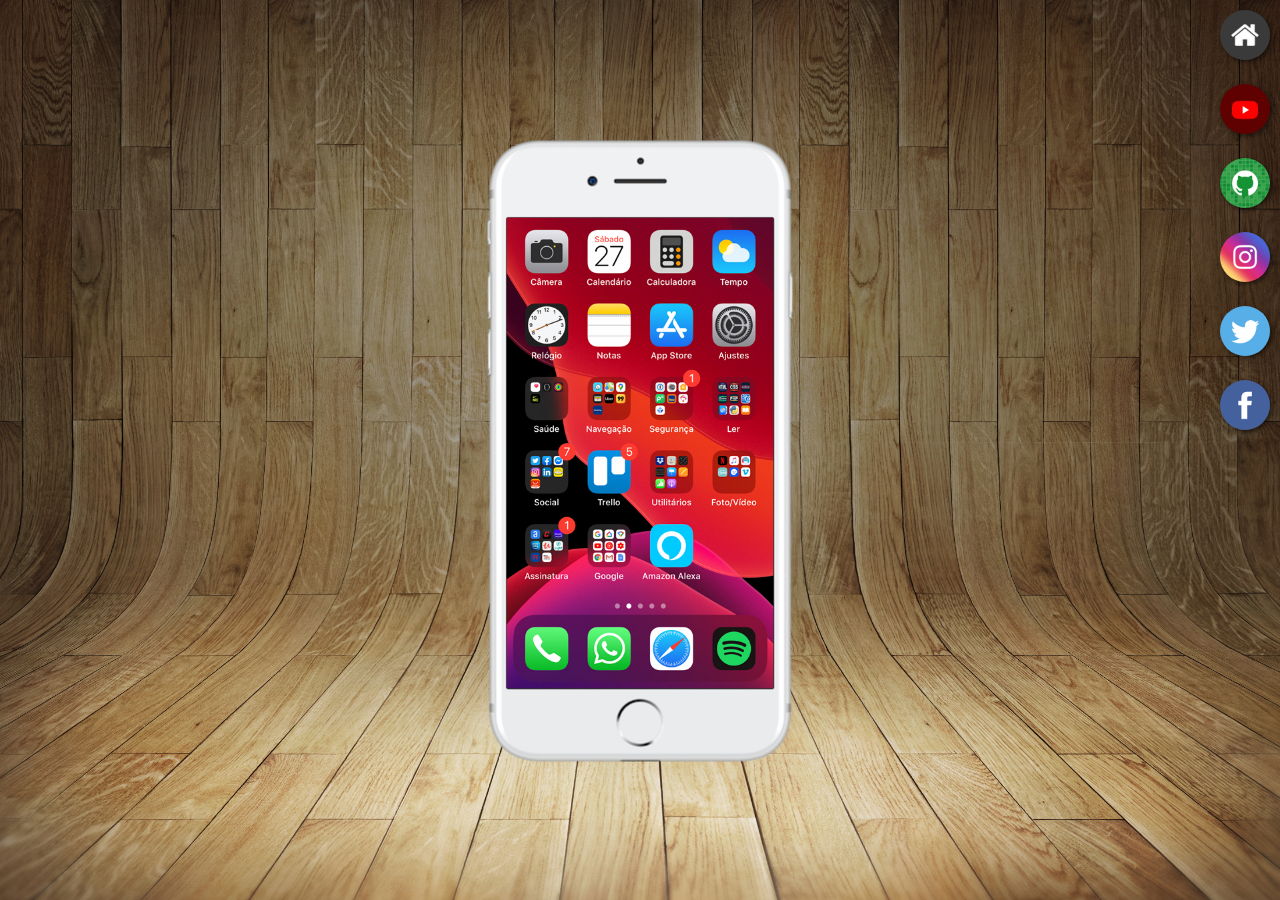
<file: index.html>
<!DOCTYPE html>
<html lang="pt-br">
<head>
    <meta charset="UTF-8">
    <meta http-equiv="X-UA-Compatible" content="IE=edge">
    <meta name="viewport" content="width=device-width, initial-scale=1.0">
    <link rel="shortcut icon" href="favicon.ico" type="image/x-icon">
    <link rel="stylesheet" href="stilos/style.css">
    <title>Projeto Redes Sociais</title>
</head>
<body>
    <main>
        <section id="telefone">
            <iframe src="home.html" name="tela" id="tela" frameborder="0">
                Seu navegador não é compatível com isso!
            </iframe>
        </section>
        <section id="redes-sociais">
            <a href="home.html" target="tela"><img src="imagens/logo-home.jpg" alt="Home"></a><br>
            <a href="youtube.html" target="tela"><img src="imagens/logo-youtube.jpg" alt="Youtube"></a><br>
            <a href="github.html" target="tela"><img src="imagens/logo-github.jpg" alt="GitHub"></a><br>
            <a href="instagram.html" target="tela"><img src="imagens/logo-instagram.jpg" alt="Instagram"></a><br>
            <a href="twitter.html" target="tela"><img src="imagens/logo-twitter.jpg" alt="Twitter"></a><br>
            <a href="facebook.html" target="tela"><img src="imagens/logo-facebook.jpg" alt=""></a>
        </section>
    </main>
</body>
</html>
</file>
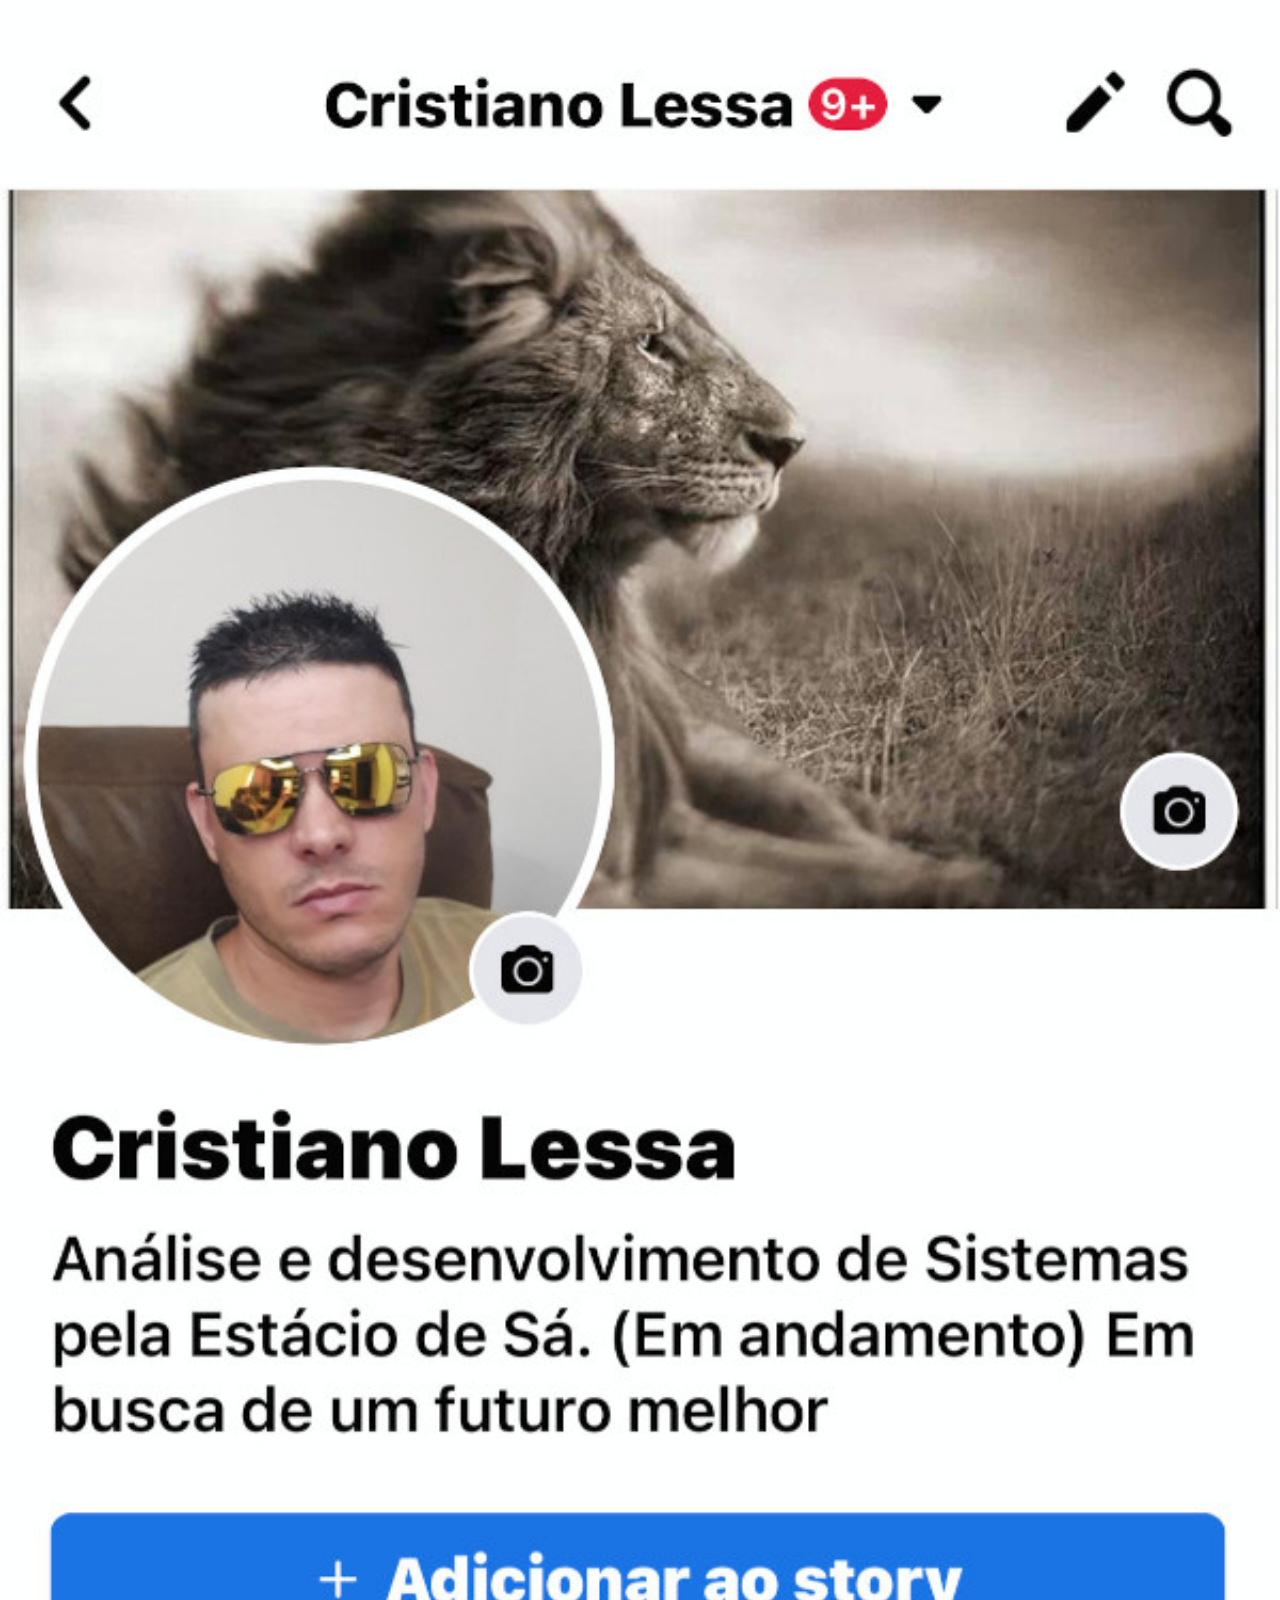
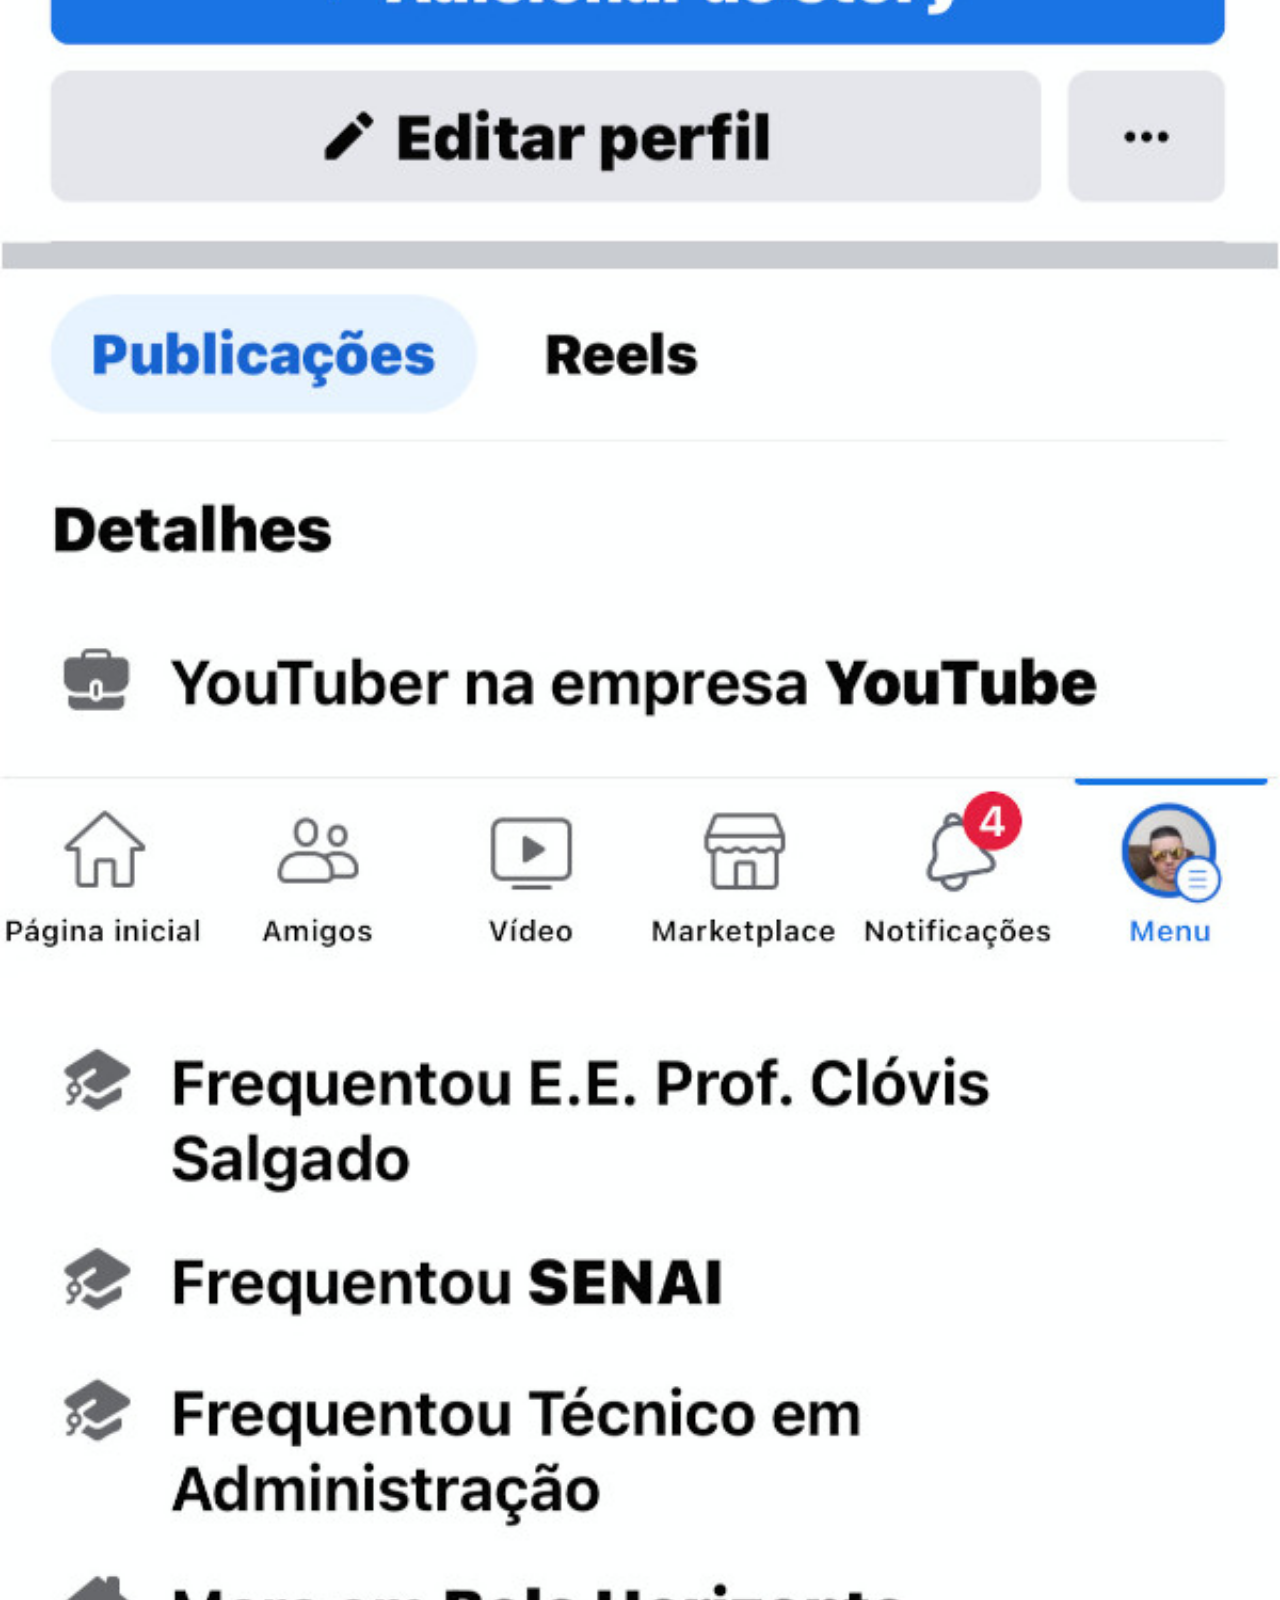
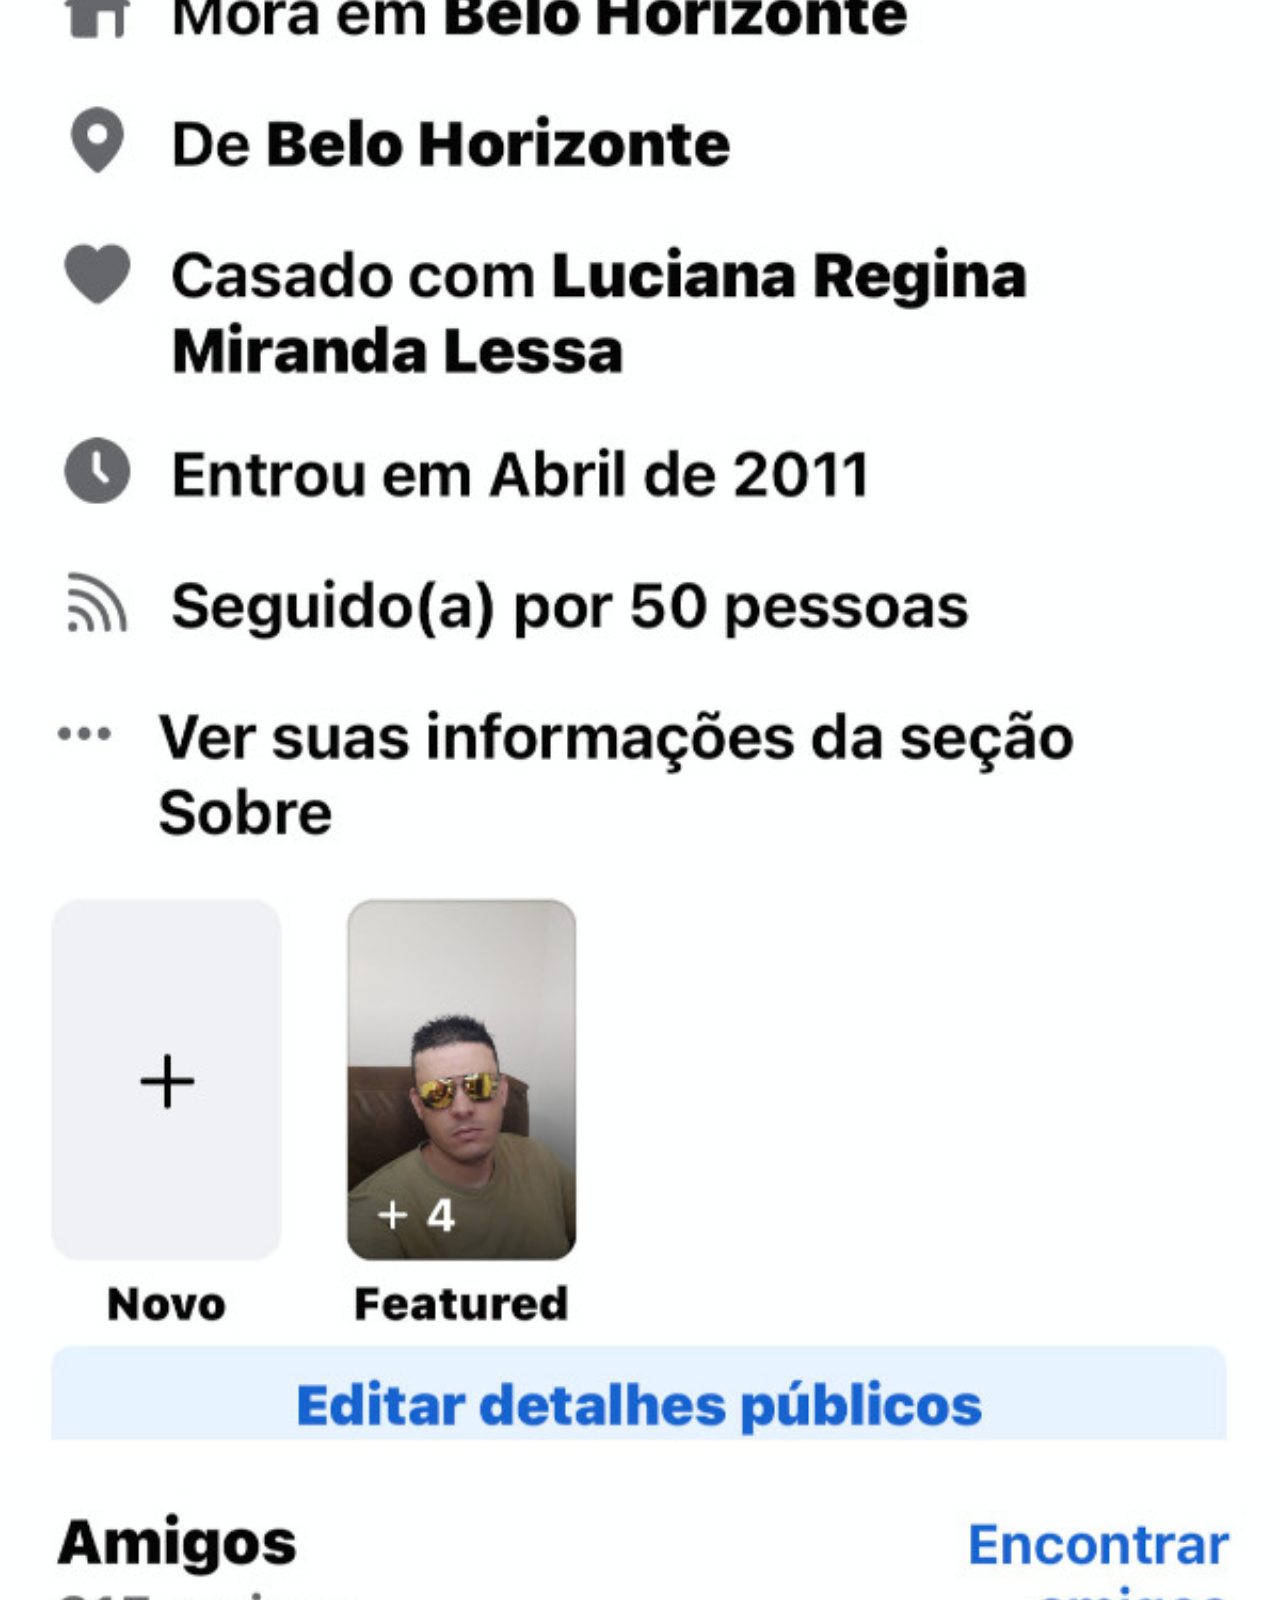
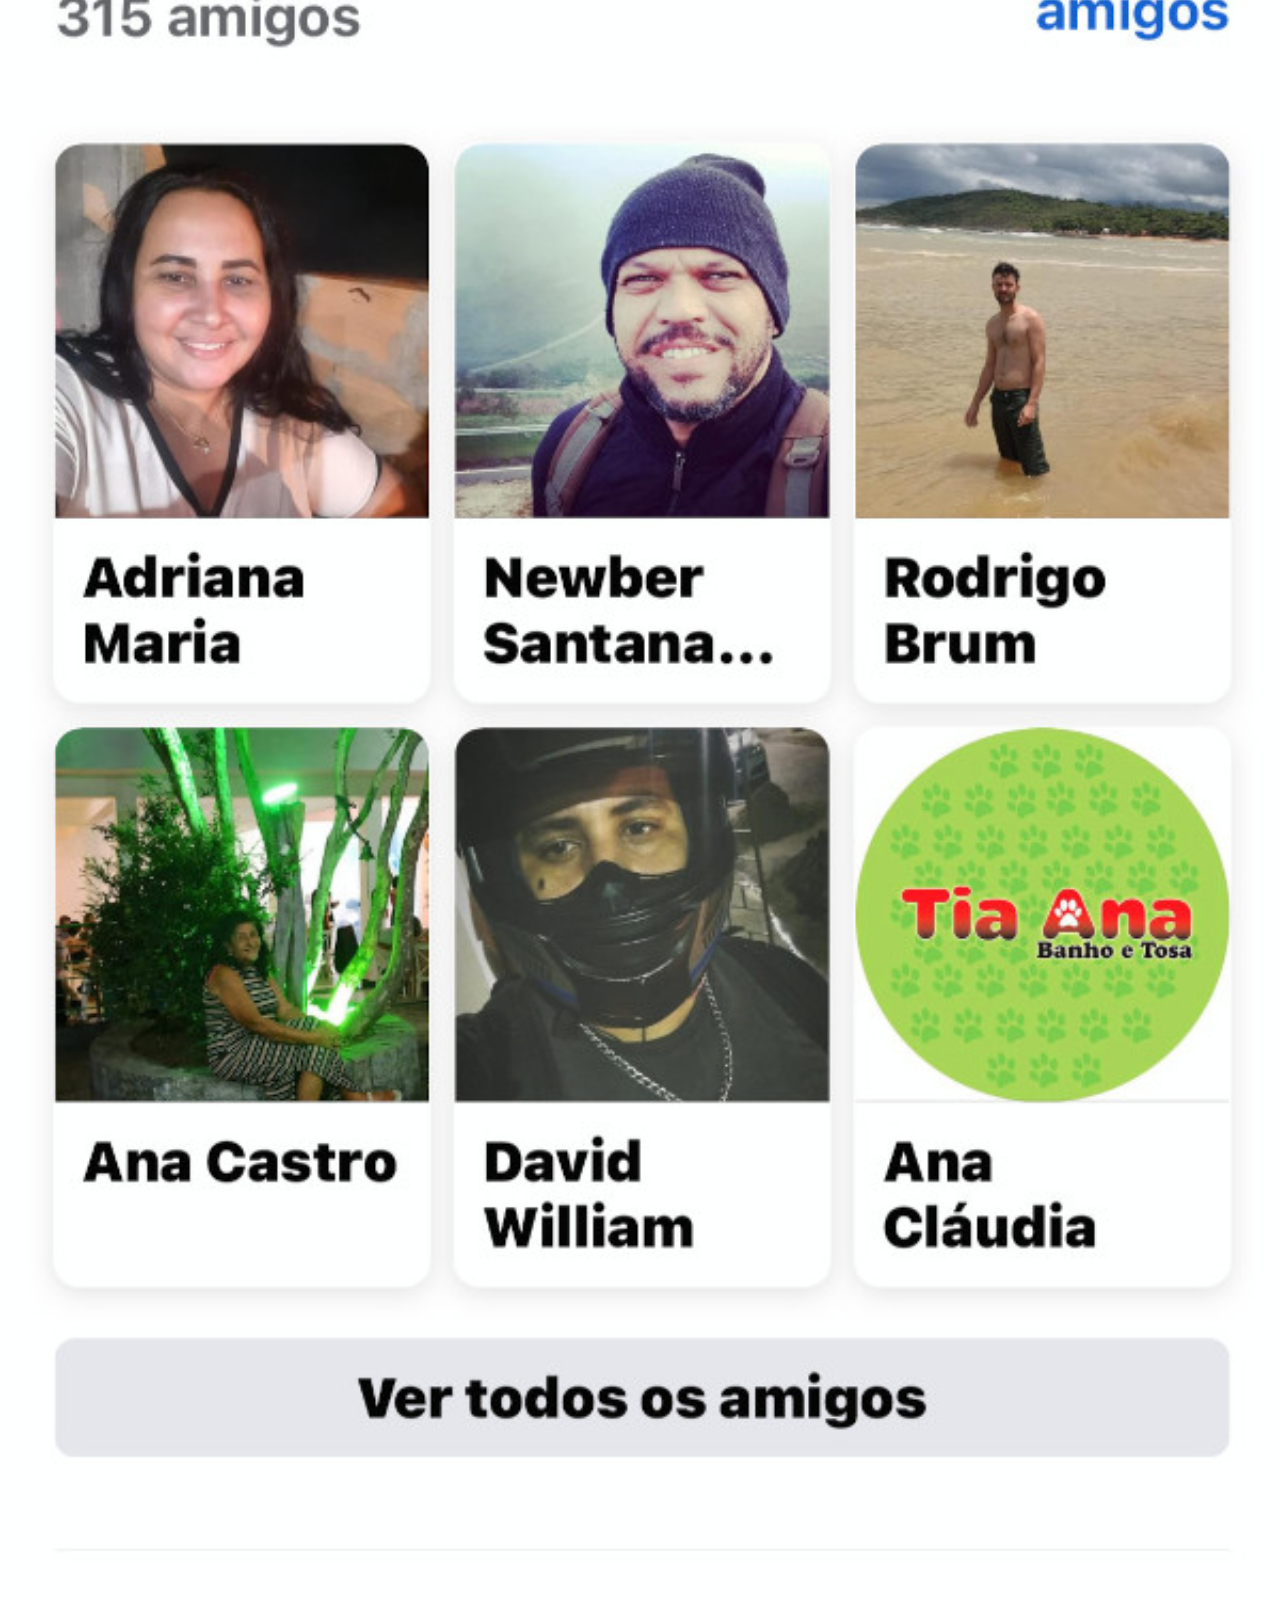
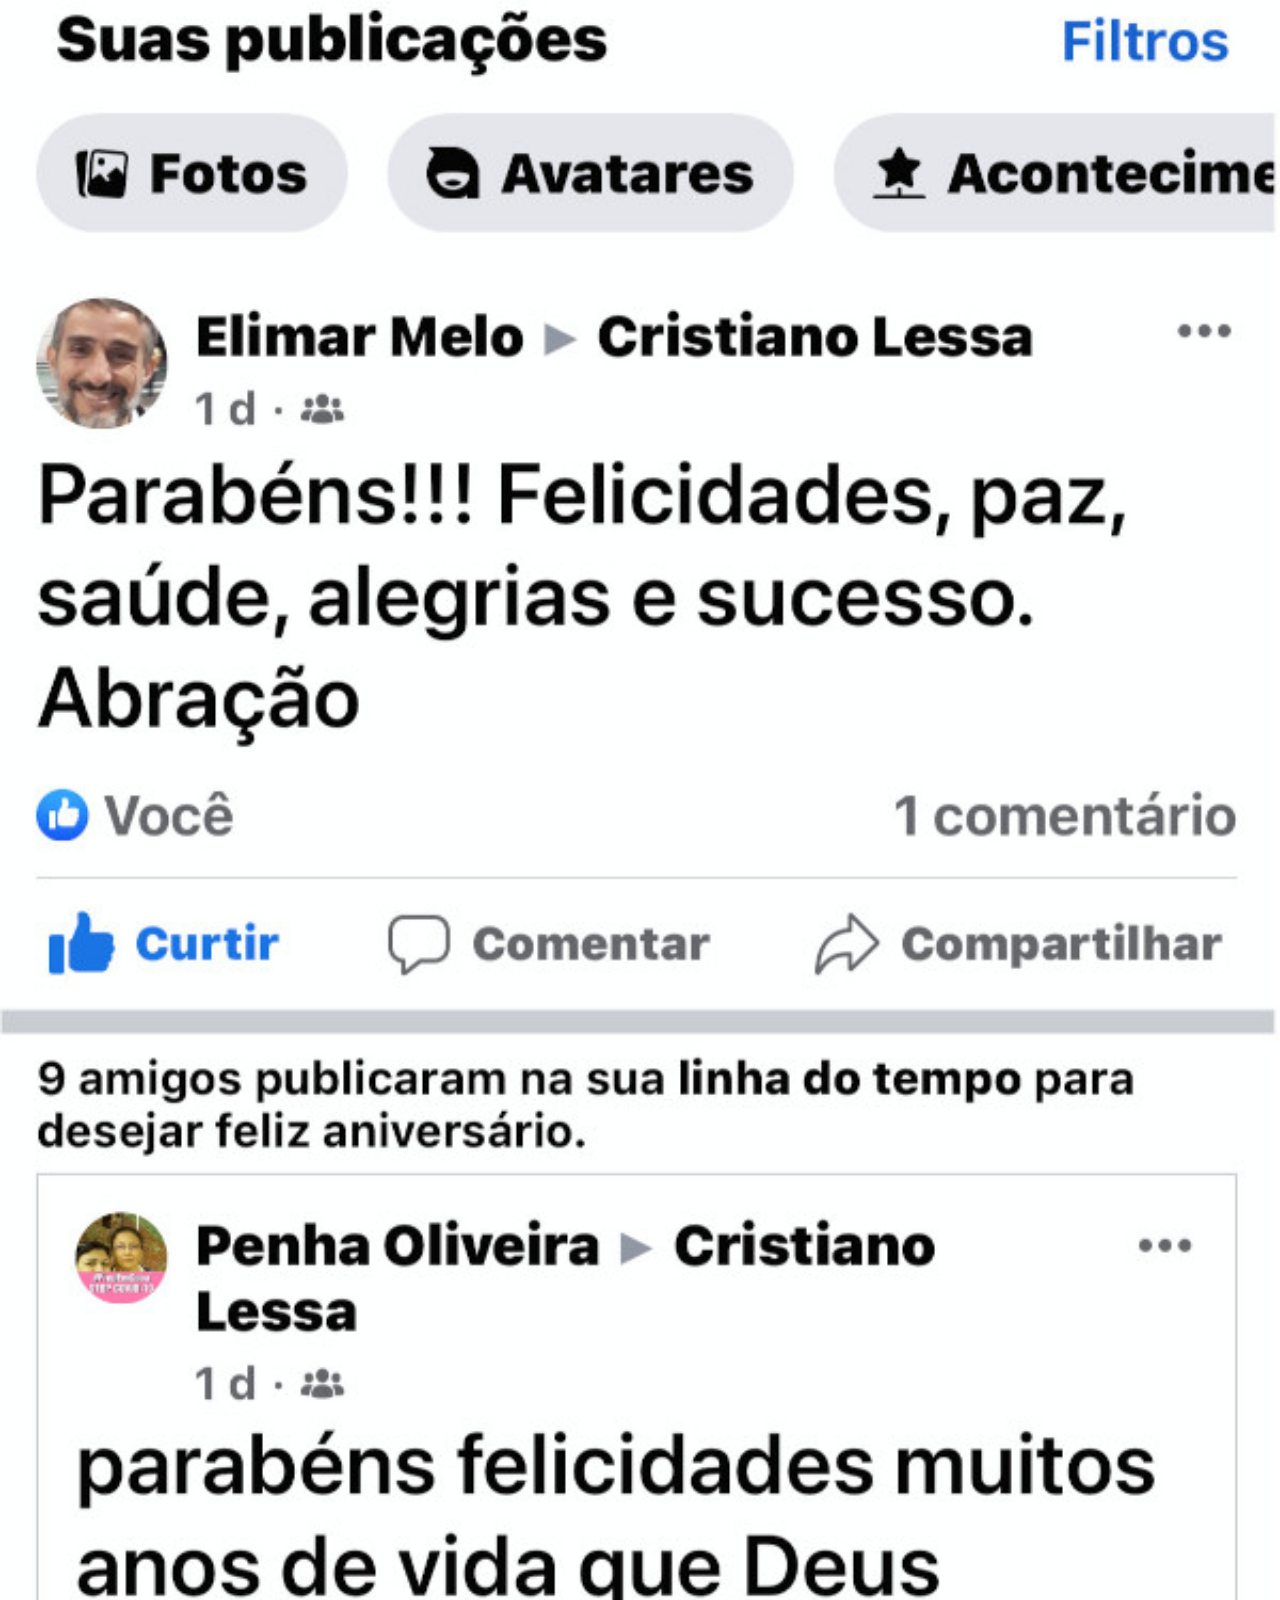
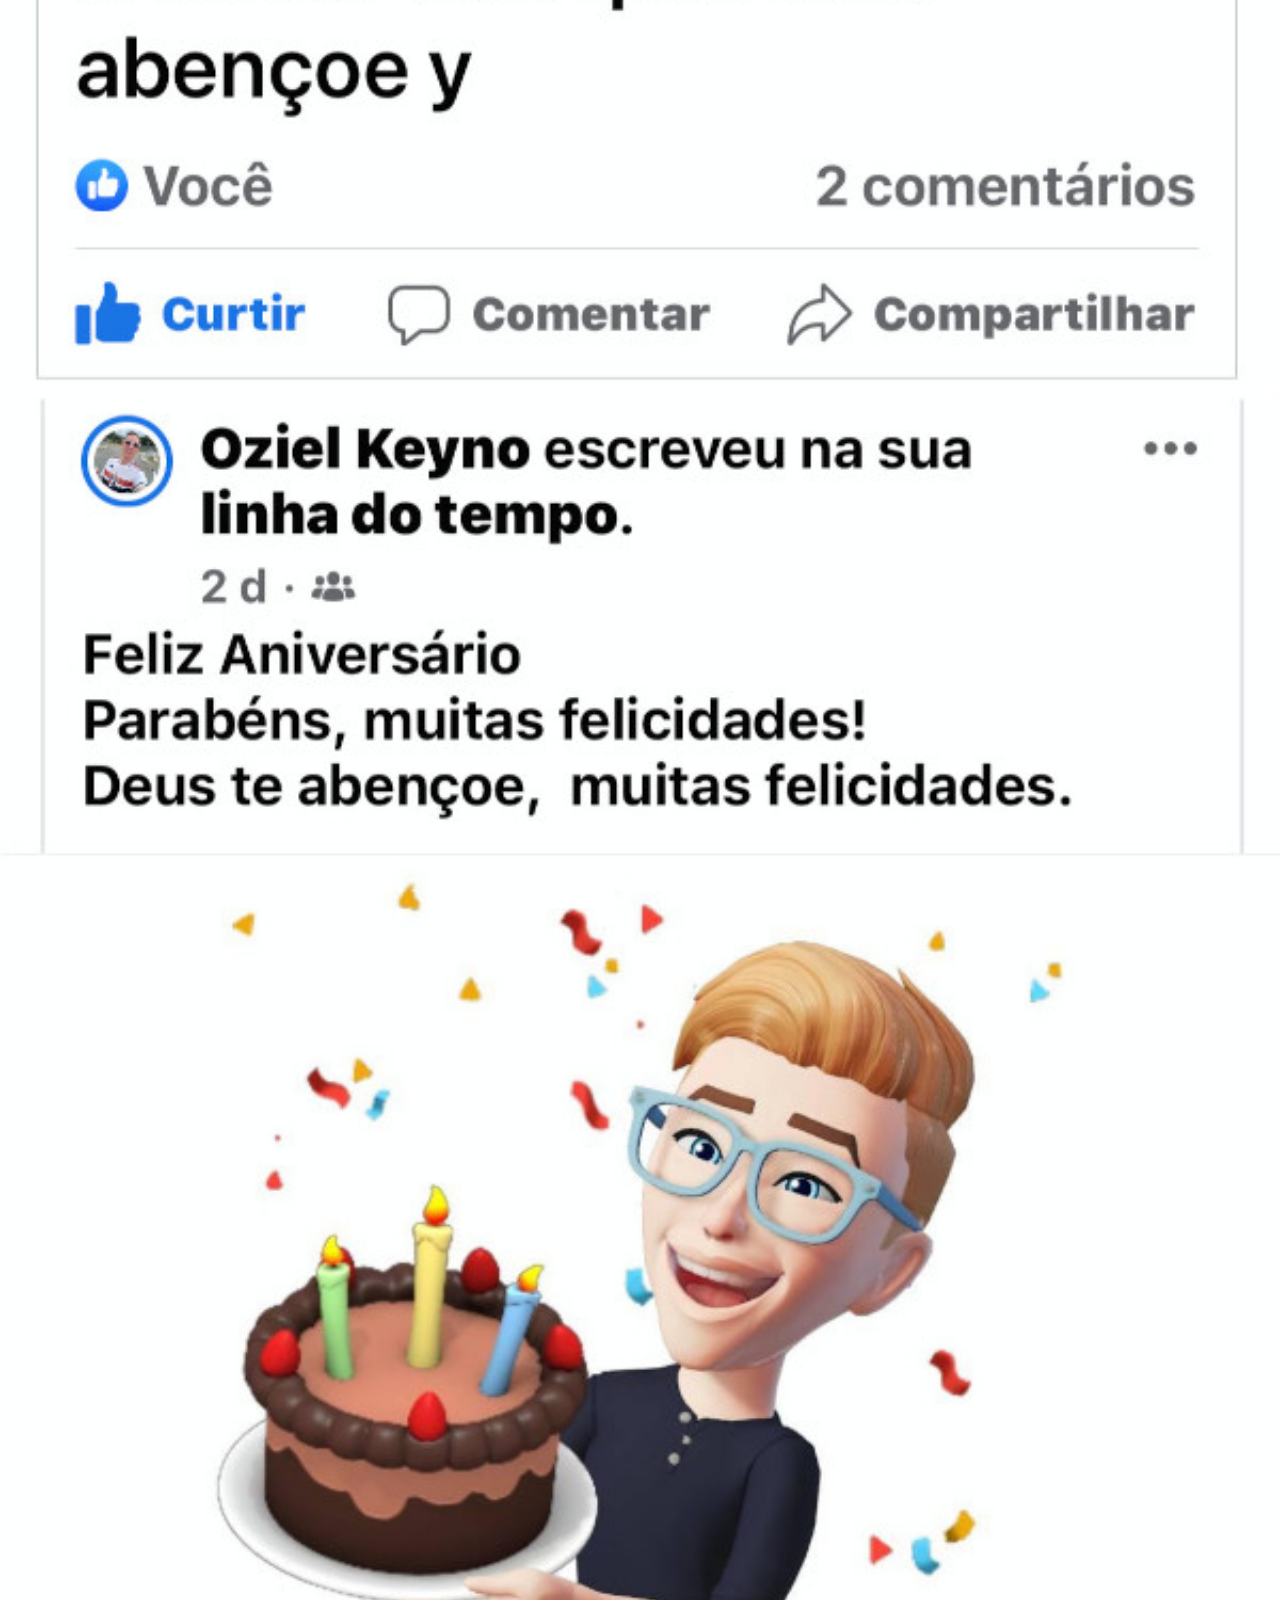
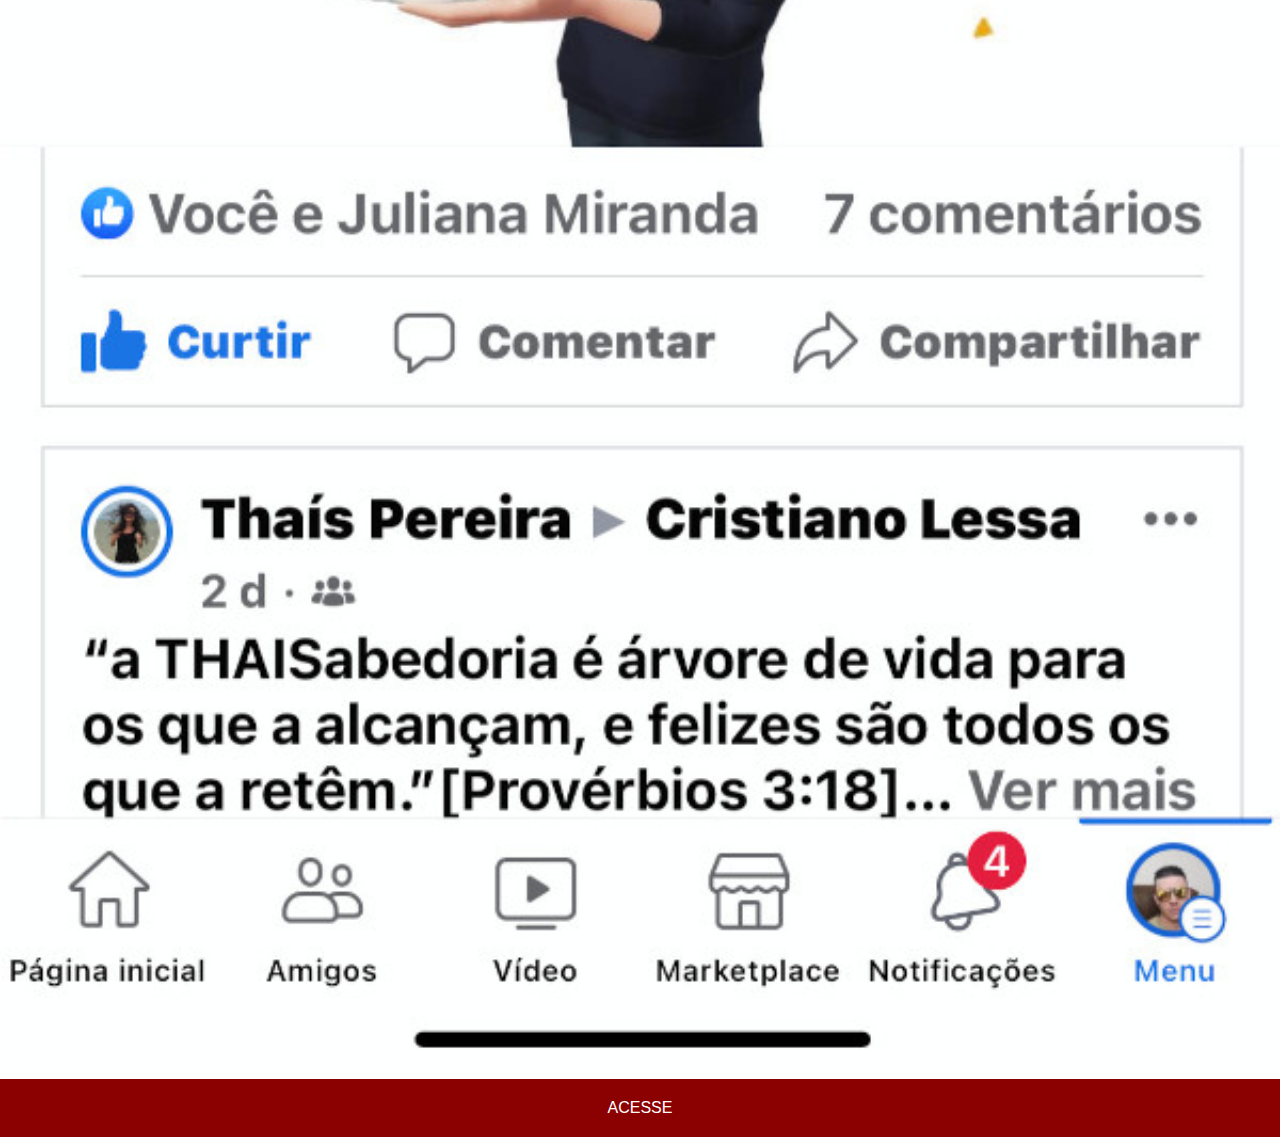
<file: facebook.html>
<!DOCTYPE html>
<html lang="pt-br">
<head>
    <meta charset="UTF-8">
    <meta http-equiv="X-UA-Compatible" content="IE=edge">
    <meta name="viewport" content="width=device-width, initial-scale=1.0">
    <title>Facebook</title>
    <link rel="stylesheet" href="stilos/social.css">
</head>
<body>
    <img src="imagens/tela-facebook.jpg" alt="Facebook">
    <a href="https://www.facebook.com/cristiano.lessa.3" target="_blank">ACESSE</a>
</body>
</html>
</file>
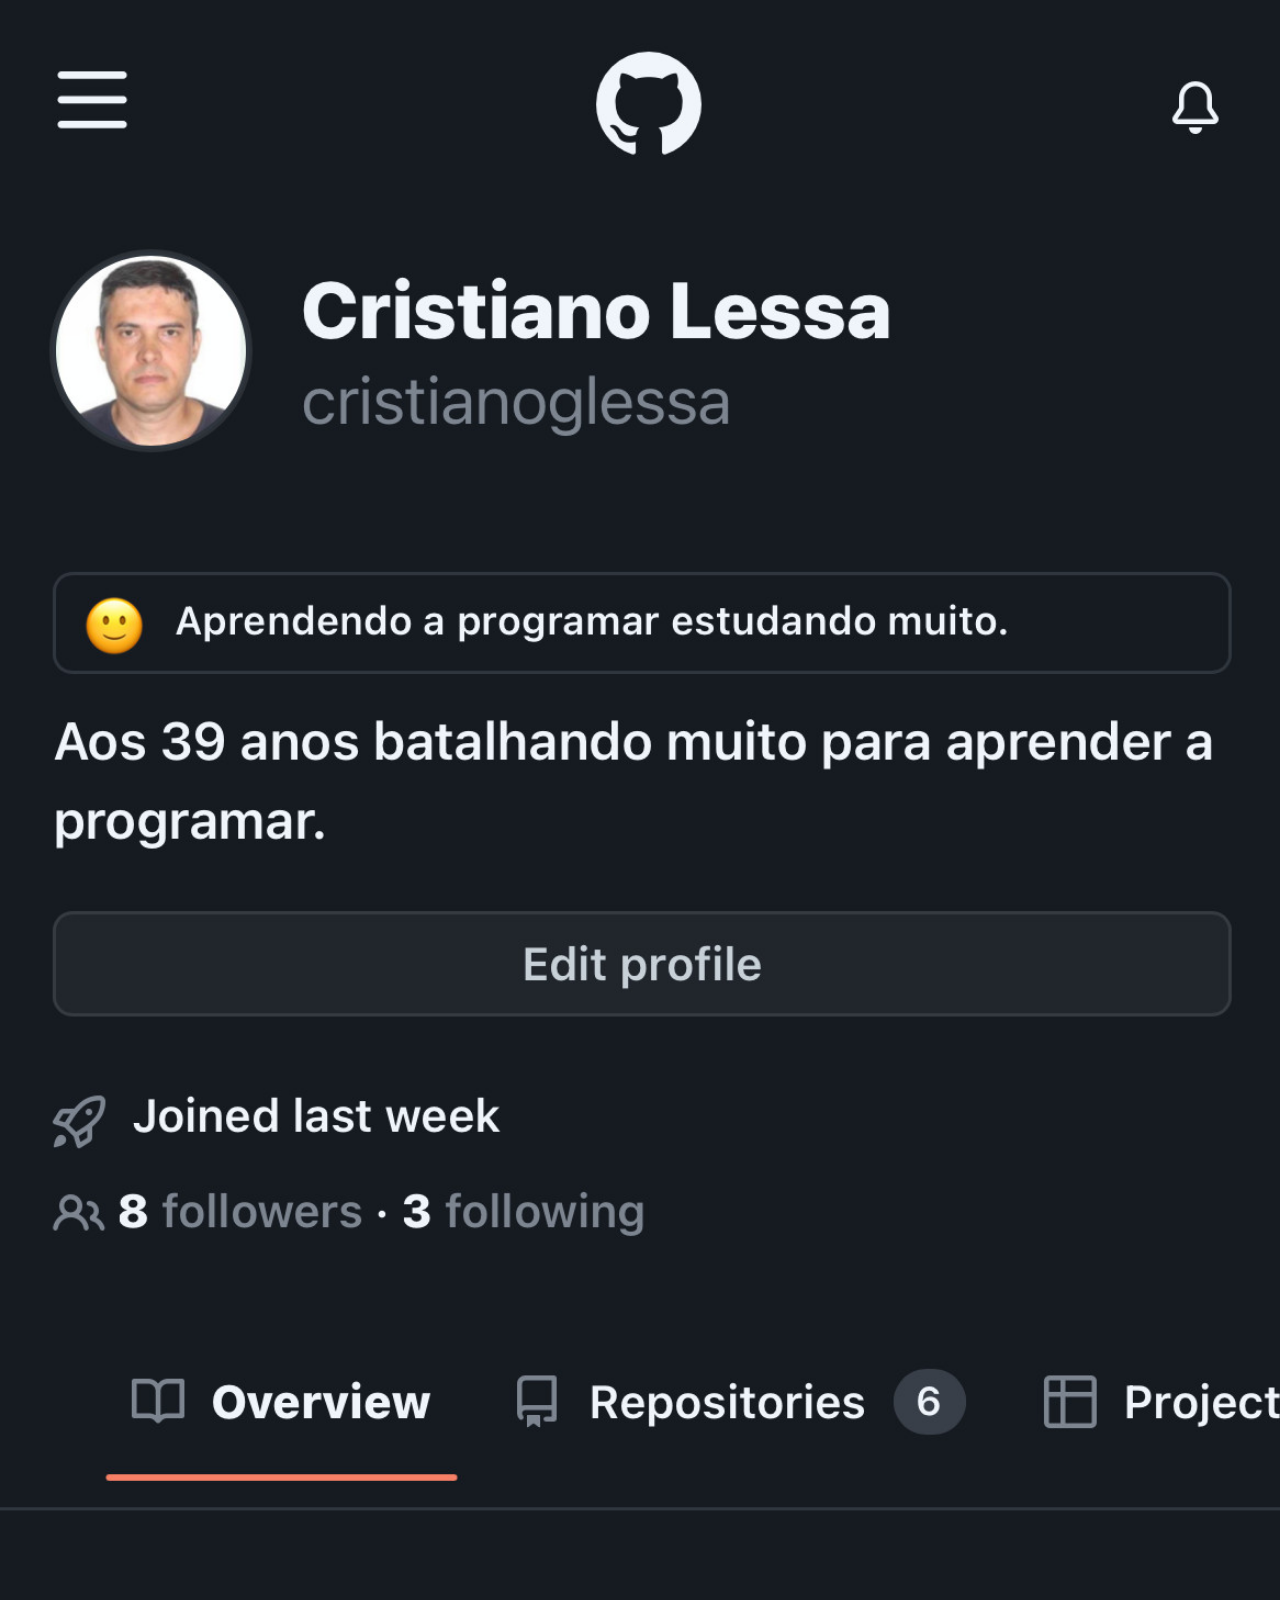
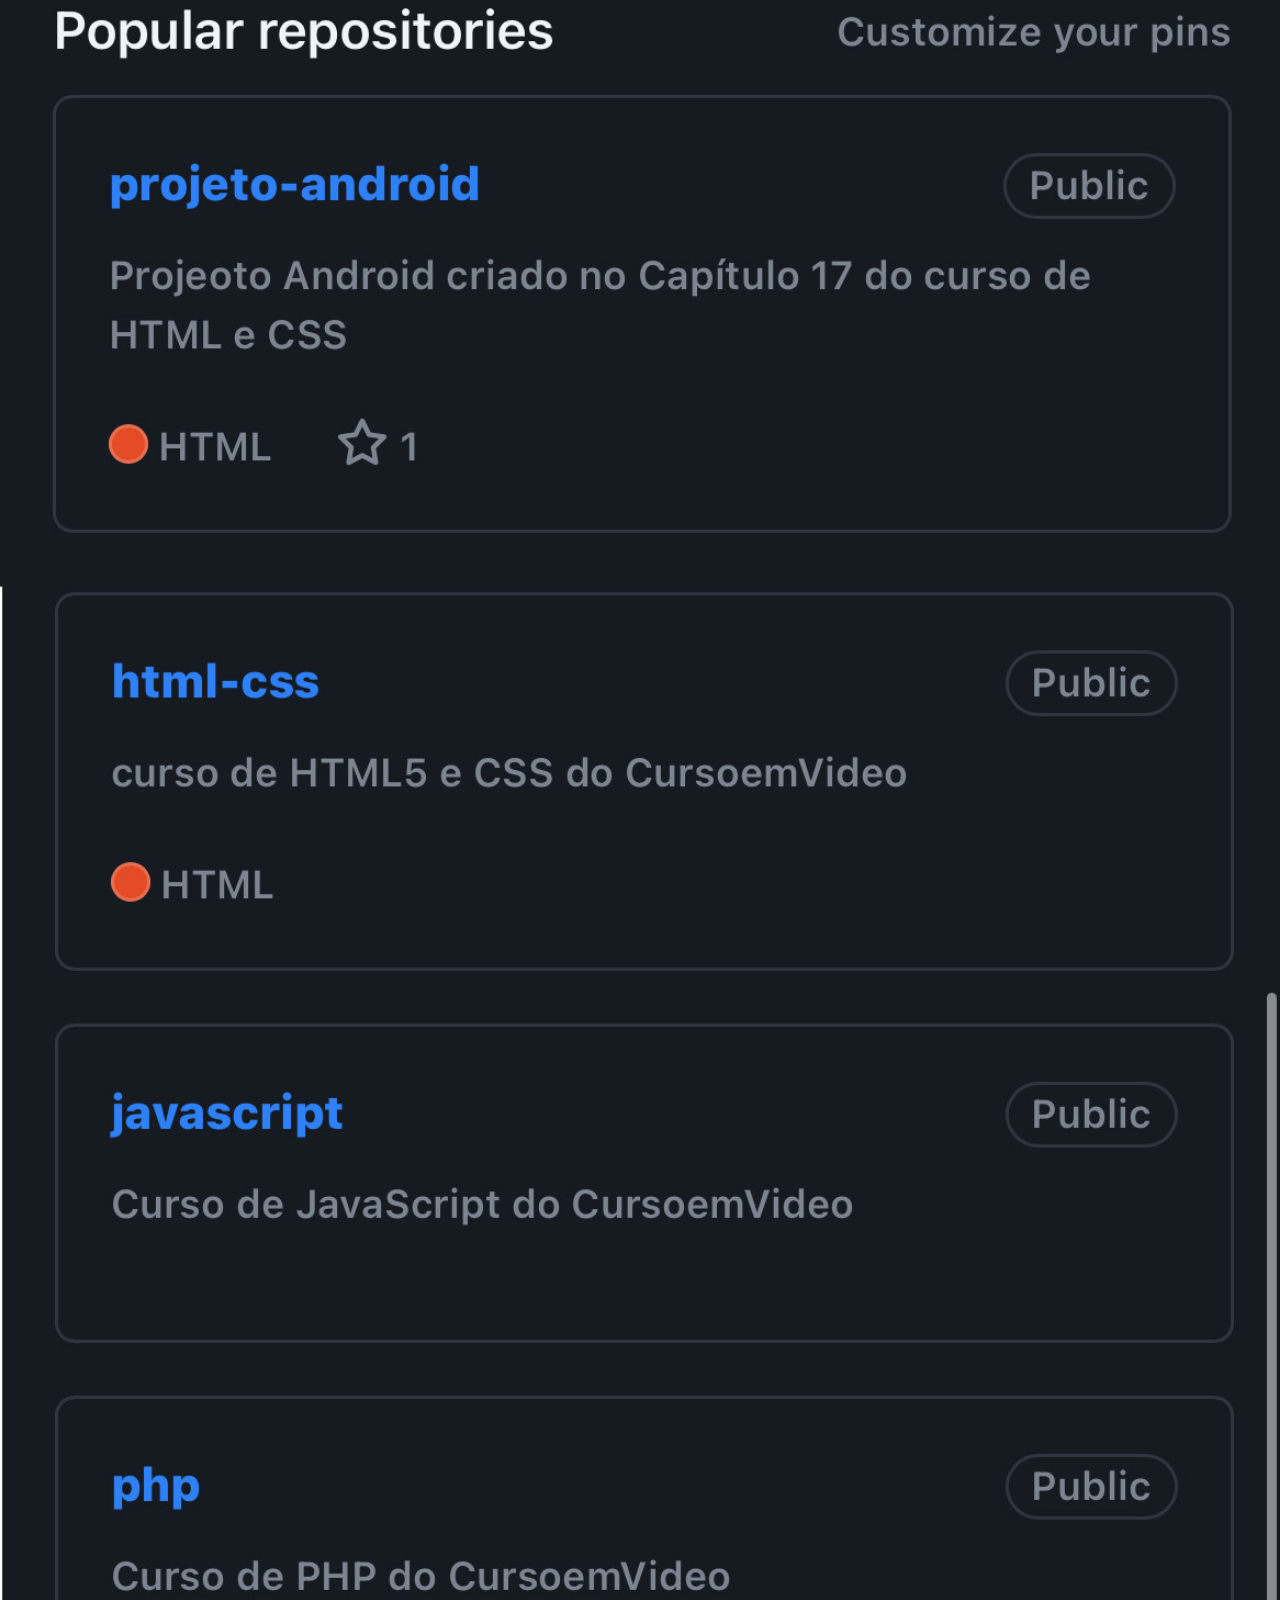
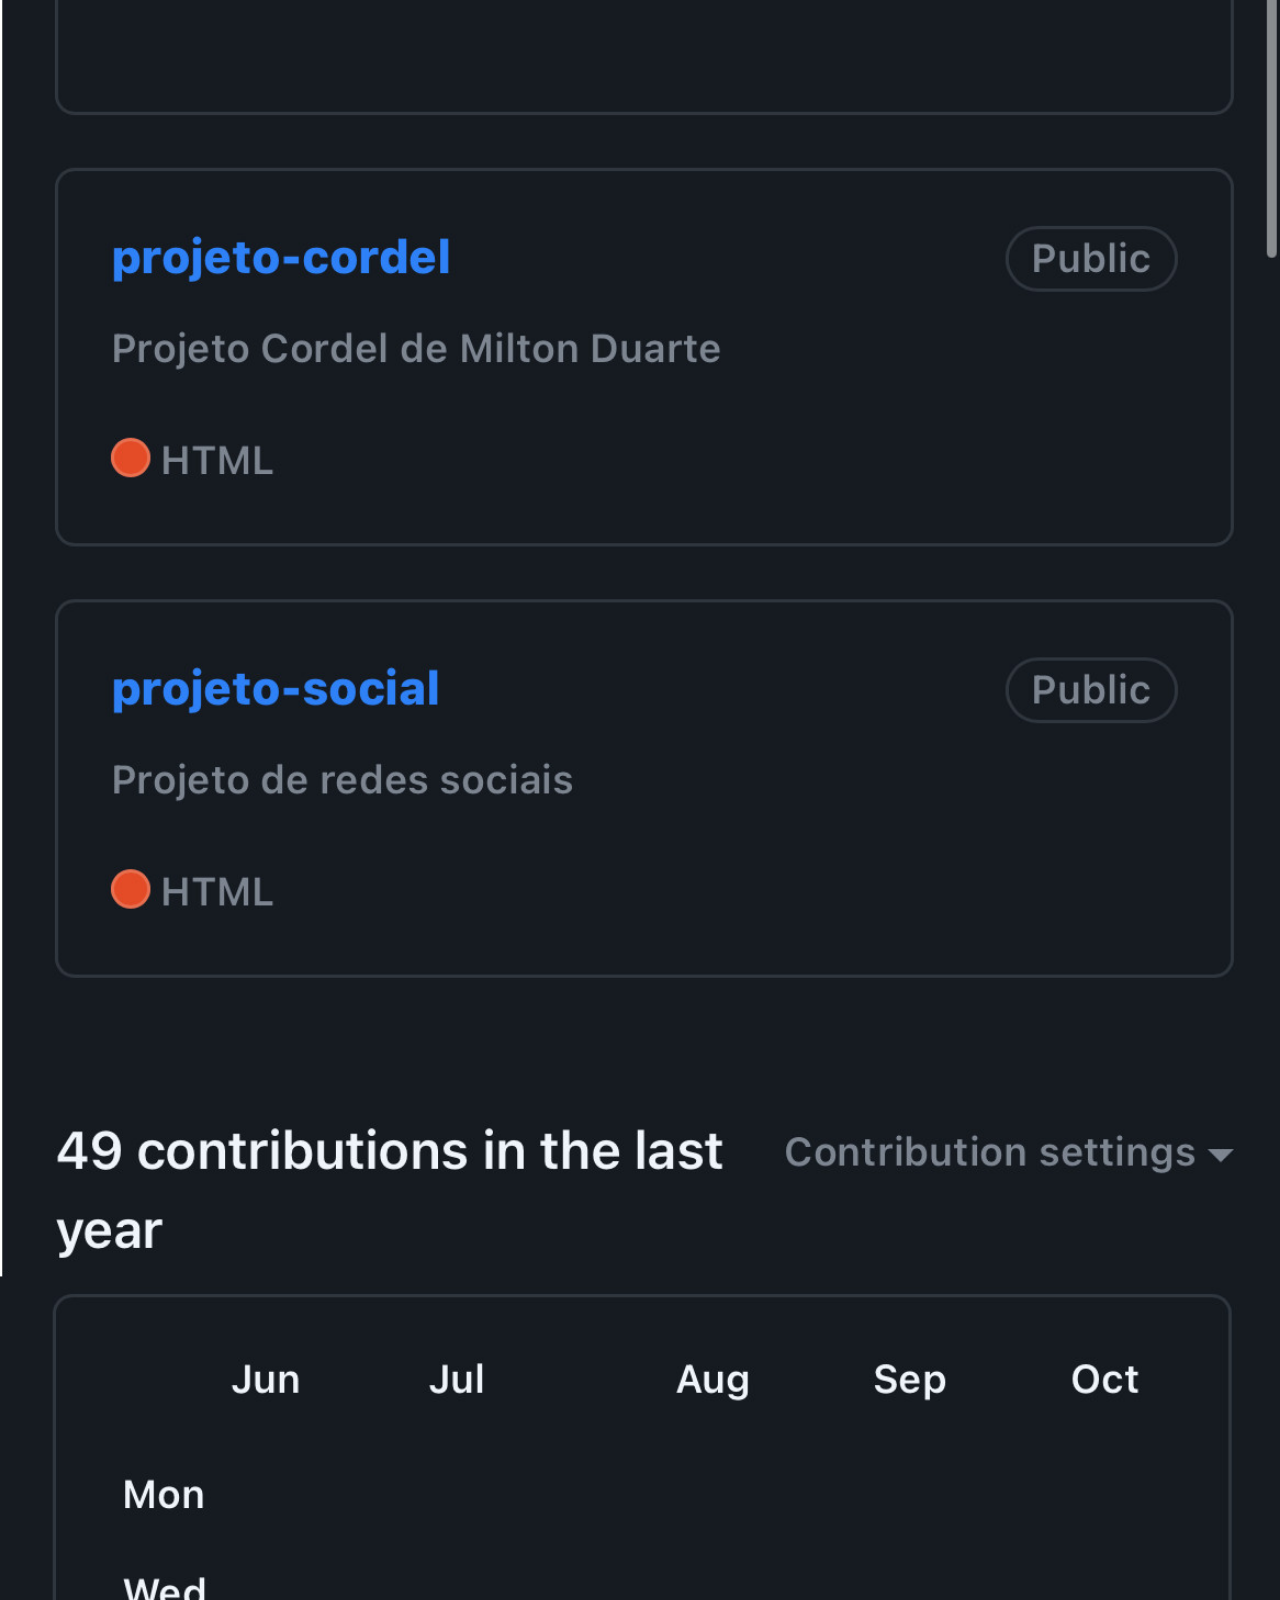
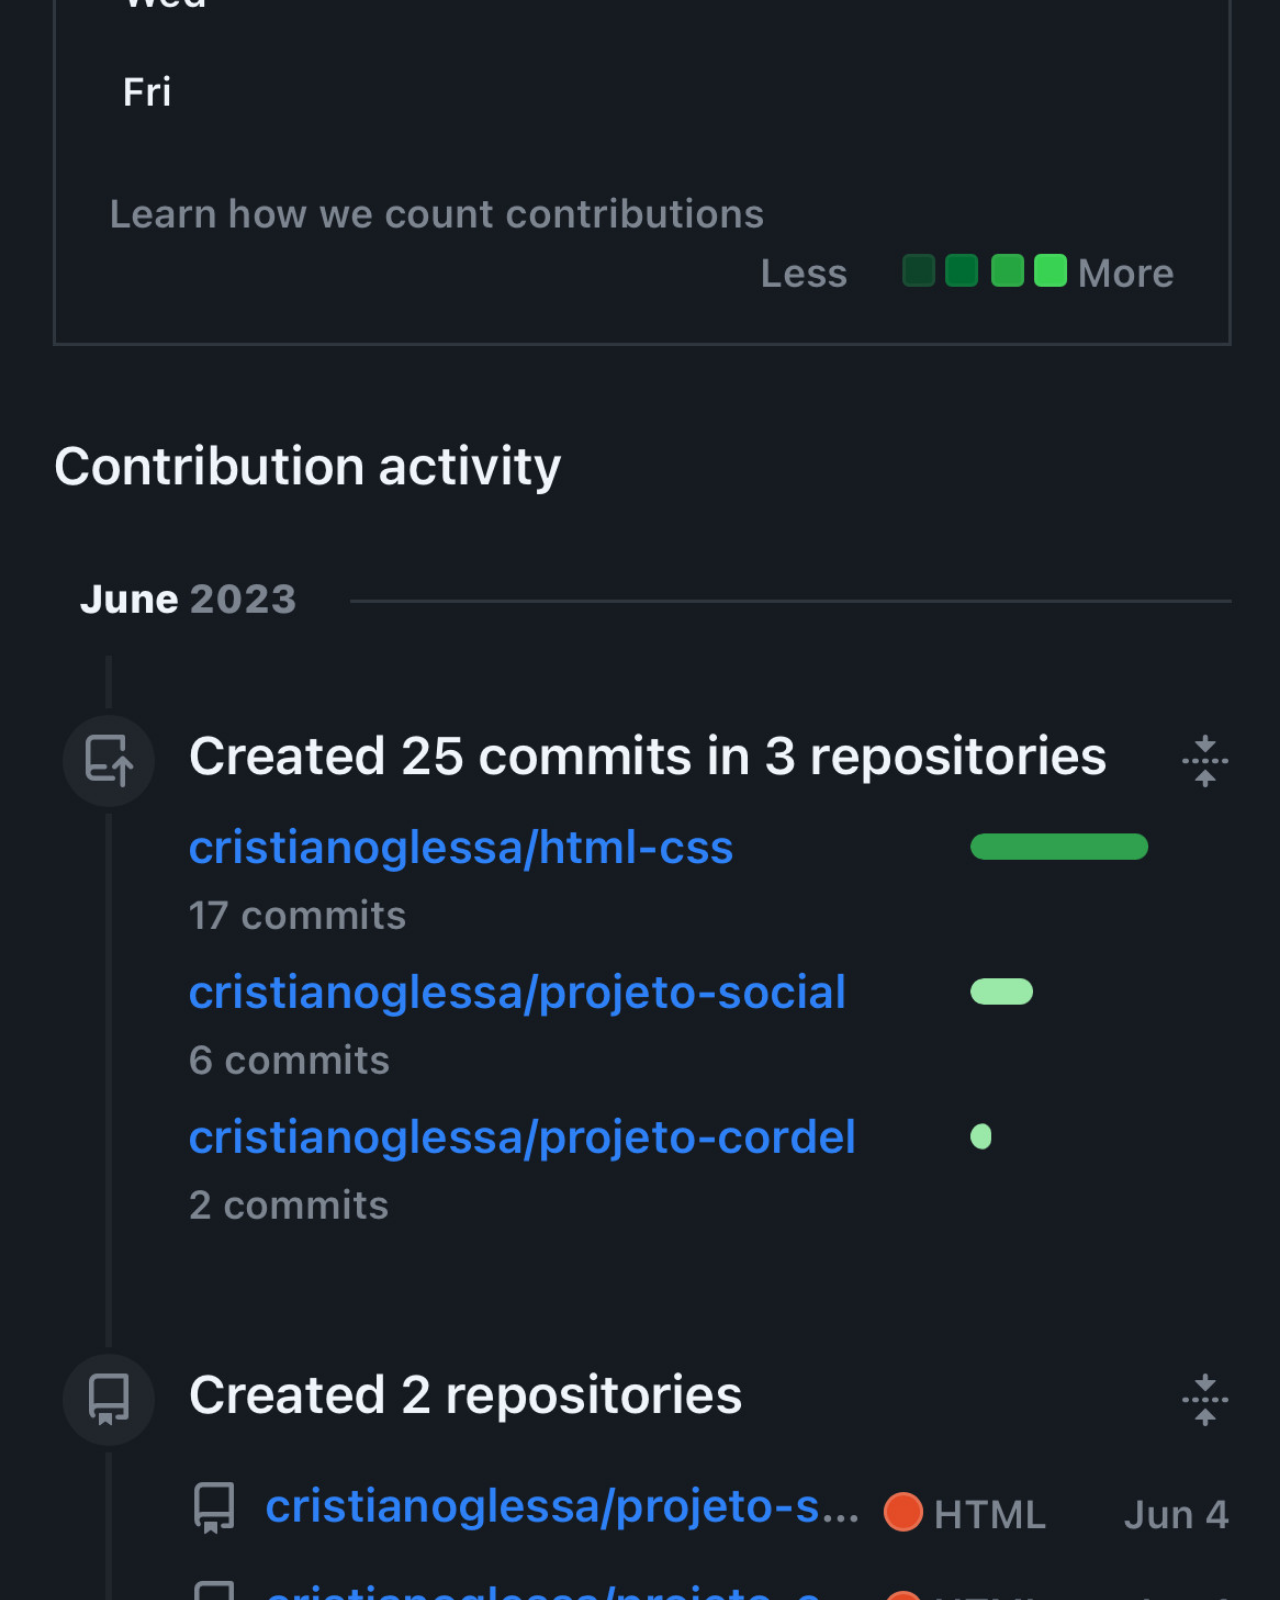
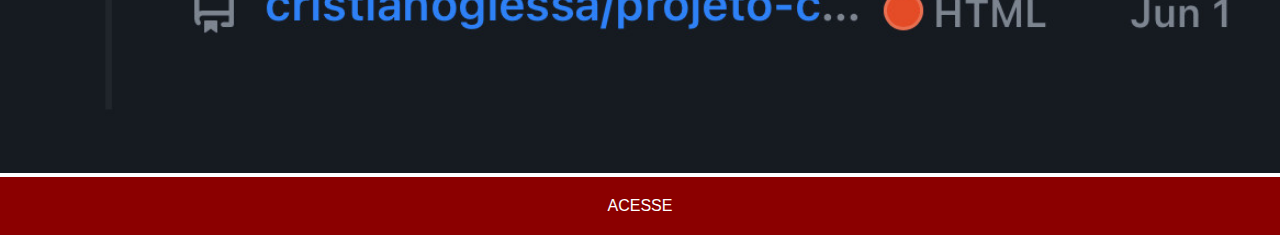
<file: github.html>
<!DOCTYPE html>
<html lang="pt-br">
<head>
    <meta charset="UTF-8">
    <meta http-equiv="X-UA-Compatible" content="IE=edge">
    <meta name="viewport" content="width=device-width, initial-scale=1.0">
    <title>Github</title>
    <link rel="stylesheet" href="stilos/social.css">
</head>
<body>
    <img src="imagens/tela-github.jpg" alt="Github">
    <a href="https://github.com/cristianoglessa" target="_blank">ACESSE</a>
</body>
</html>
</file>
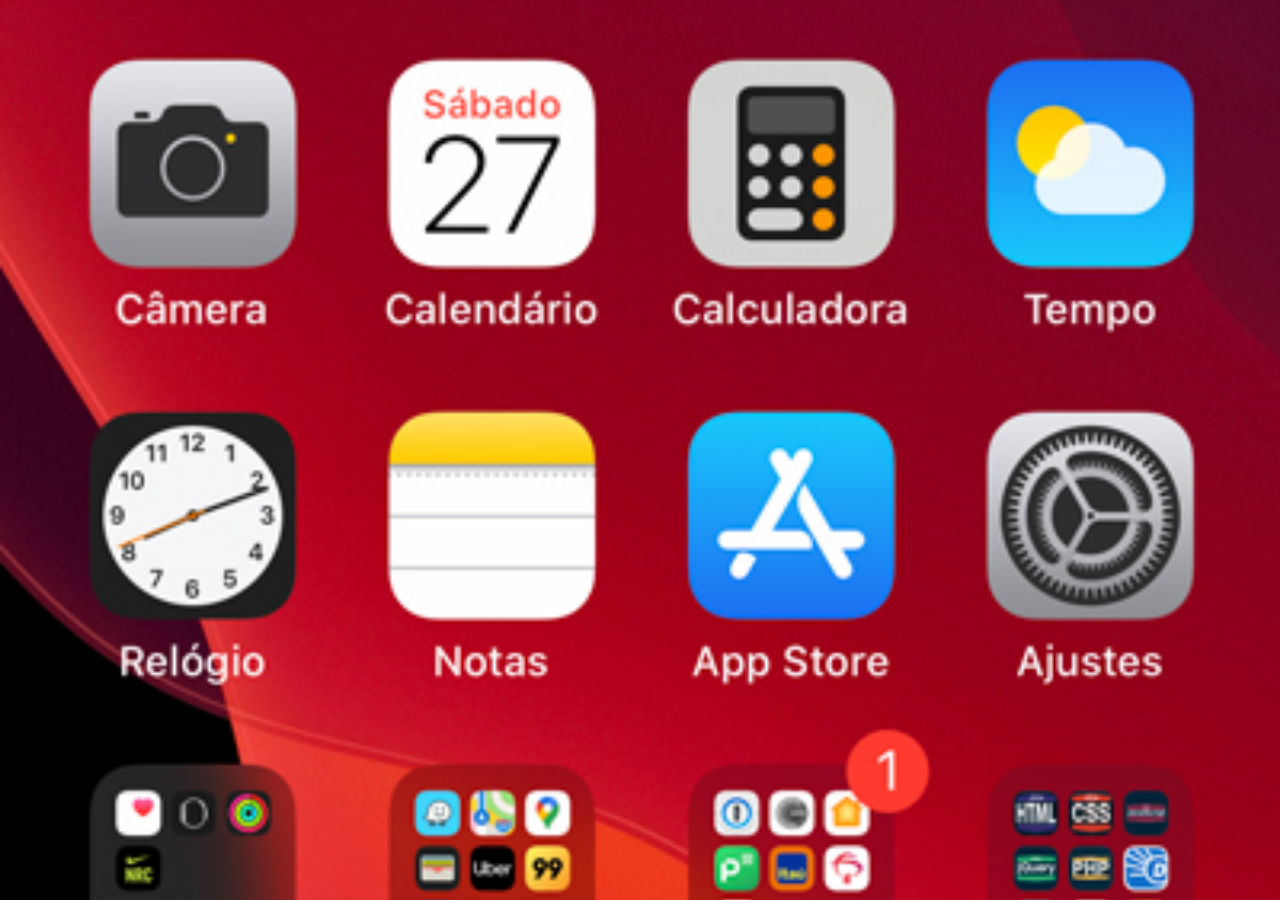
<file: home.html>
<!DOCTYPE html>
<html lang="pt-br">
<head>
    <meta charset="UTF-8">
    <meta http-equiv="X-UA-Compatible" content="IE=edge">
    <meta name="viewport" content="width=device-width, initial-scale=1.0">
    <title>Home</title>
</head>
<style>
    * {
        margin: 0px;
        padding: 0px;
    }

    body {
        width: 100vw;
        height: 100vh;
        background: black url('imagens/tela-home.jpg') no-repeat top center;
        background-size: cover;
    }
</style>
<body>
    
</body>
</html>
</file>
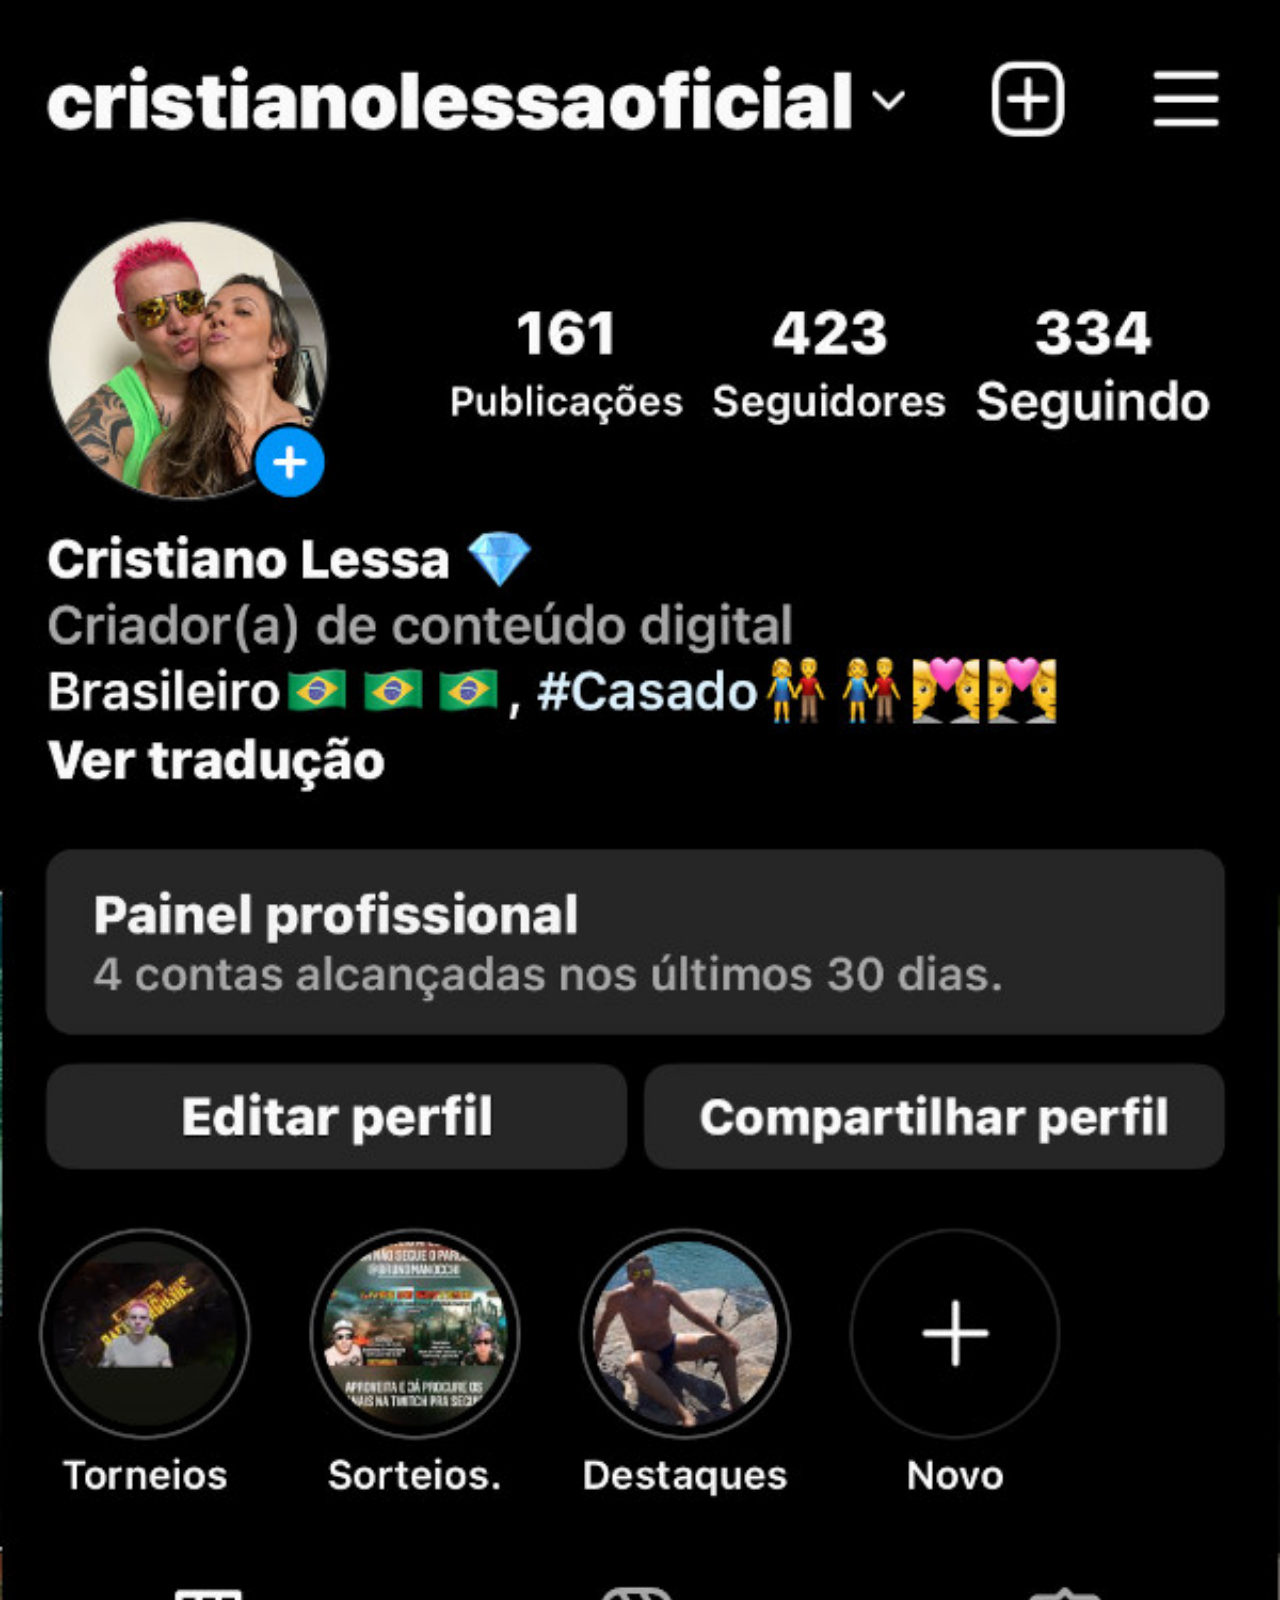
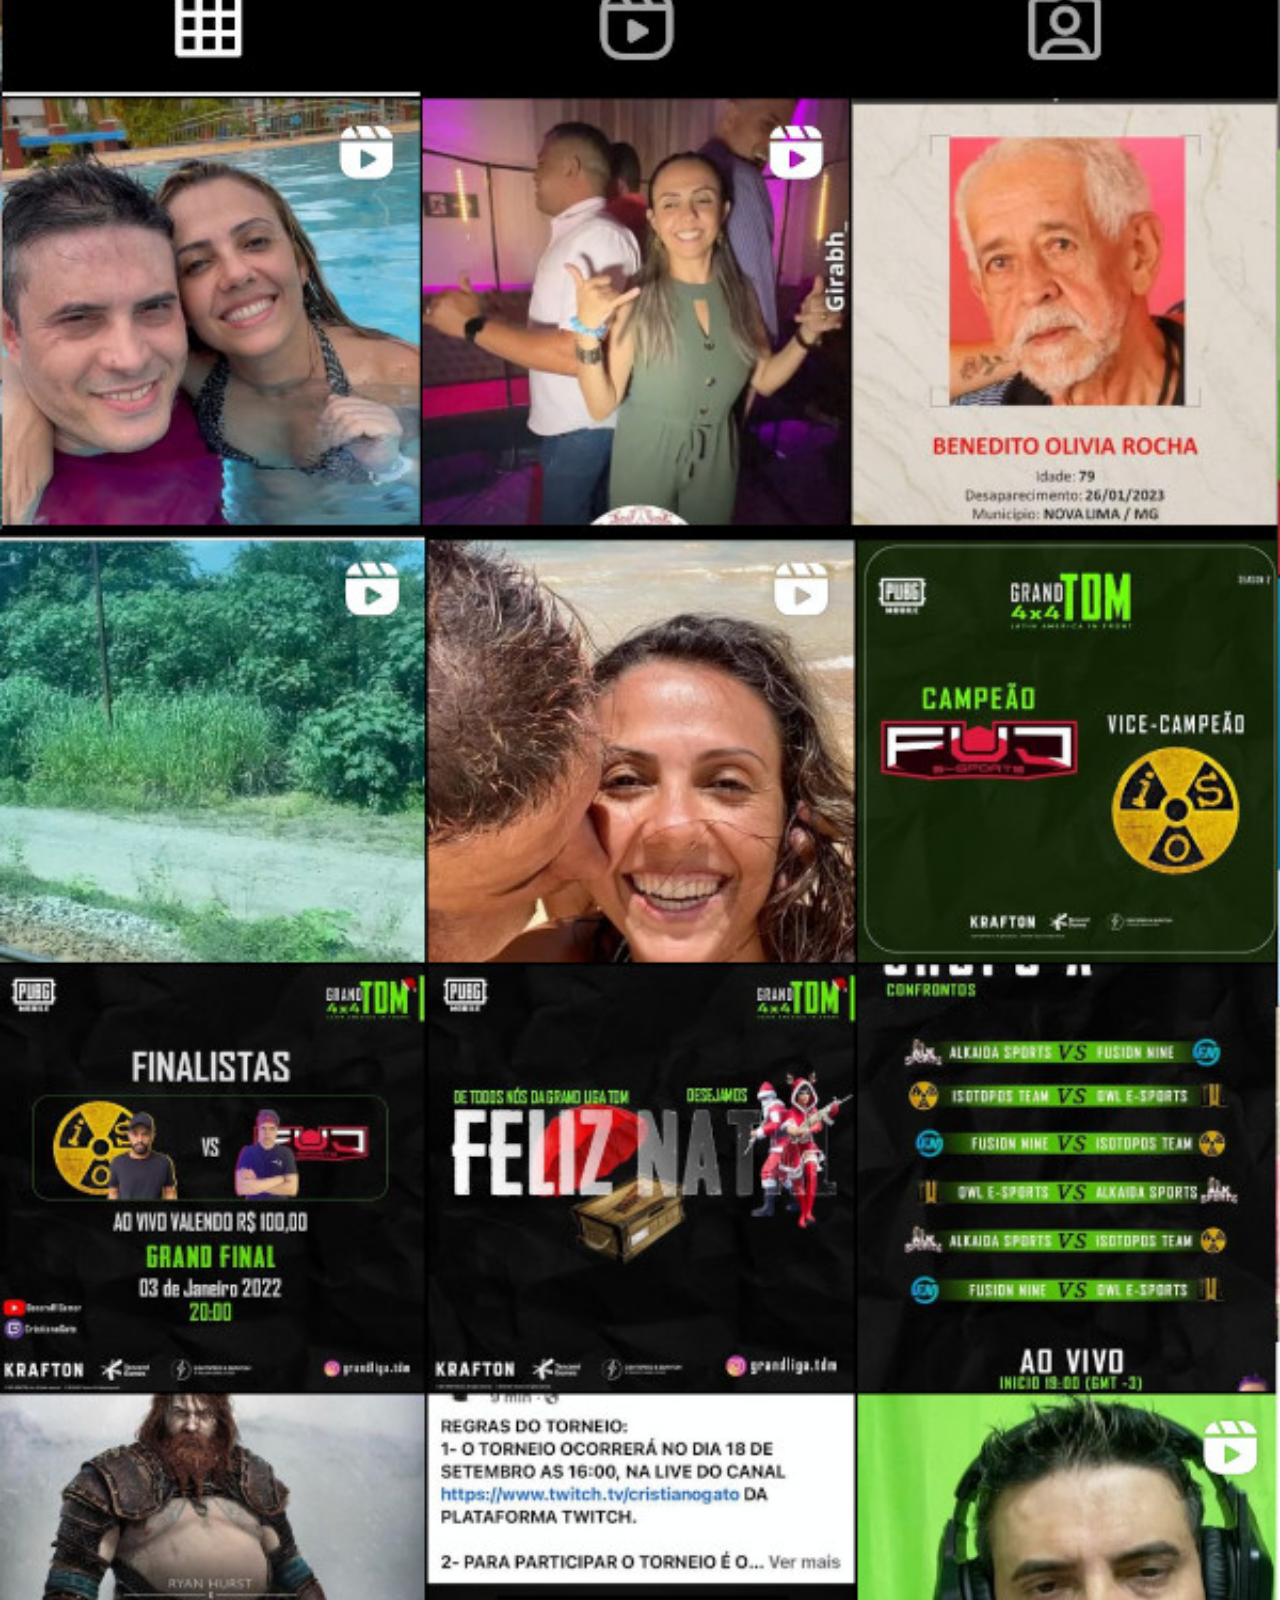
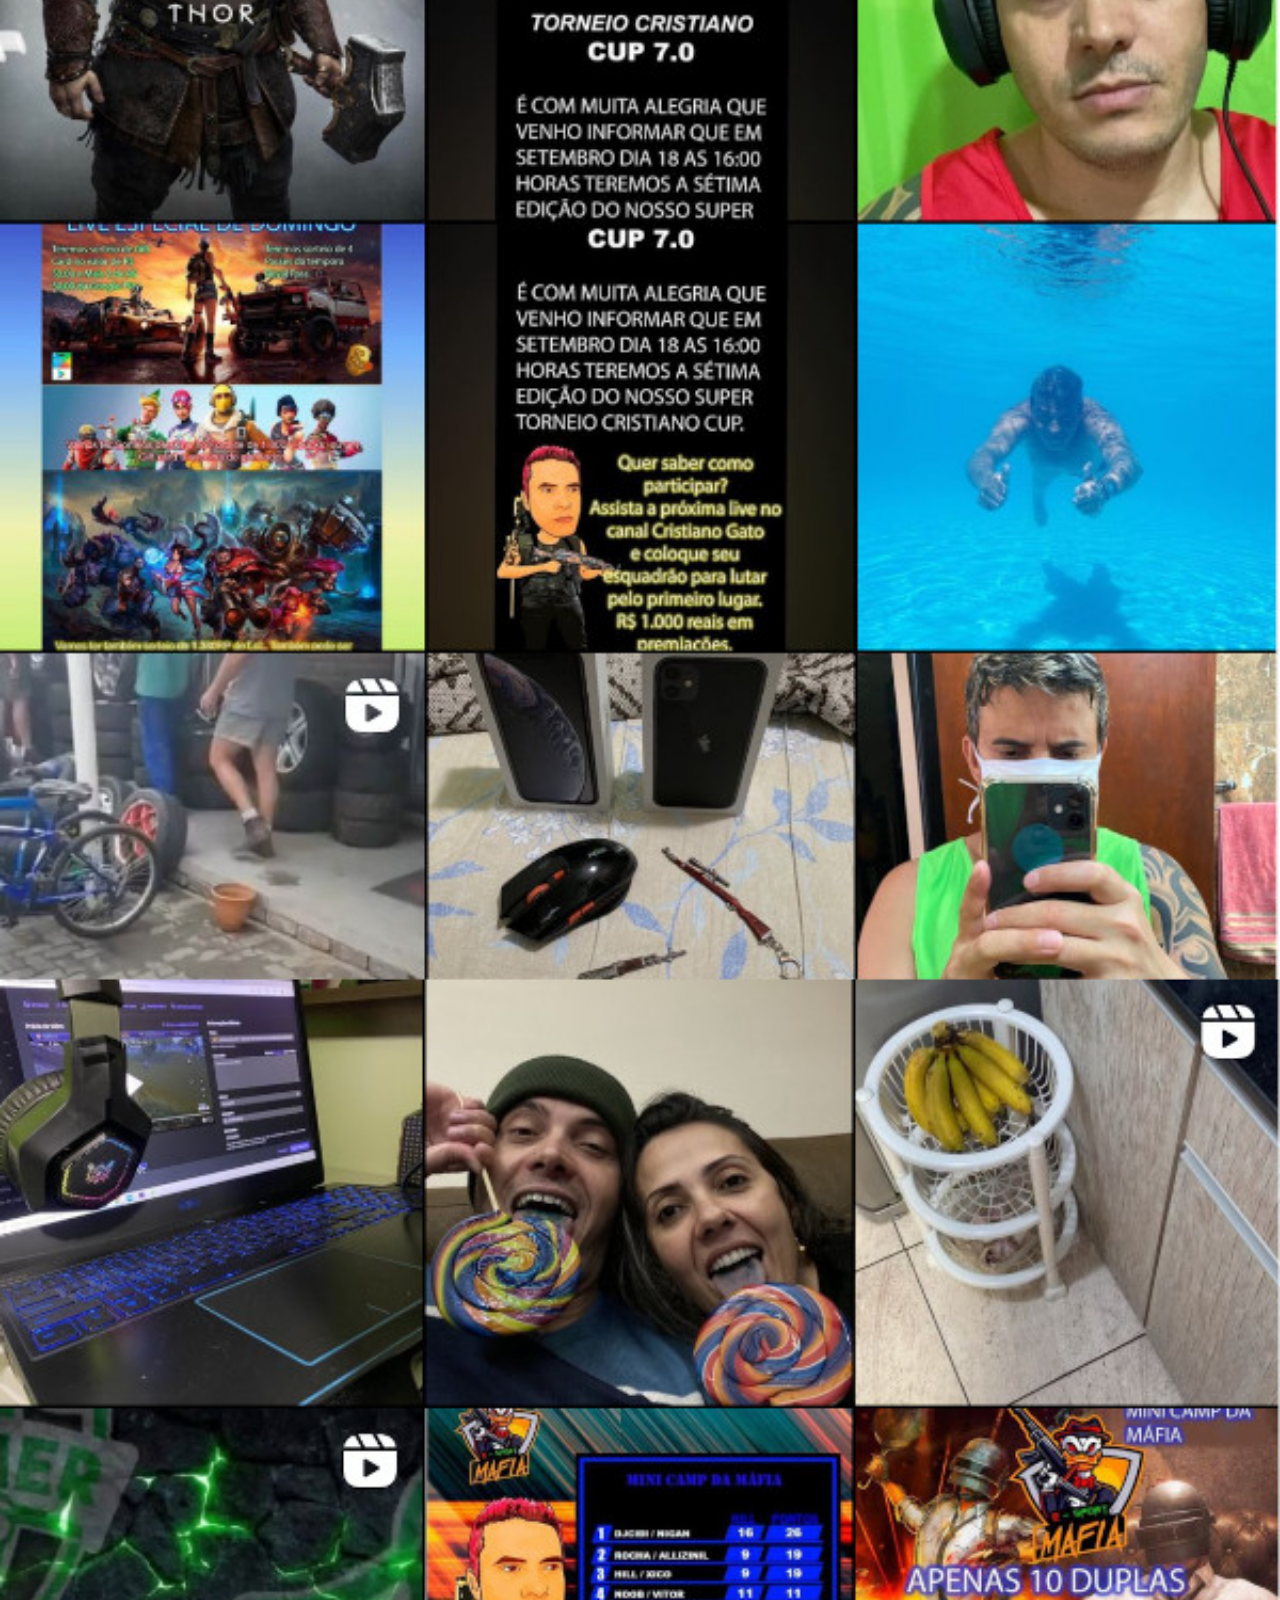
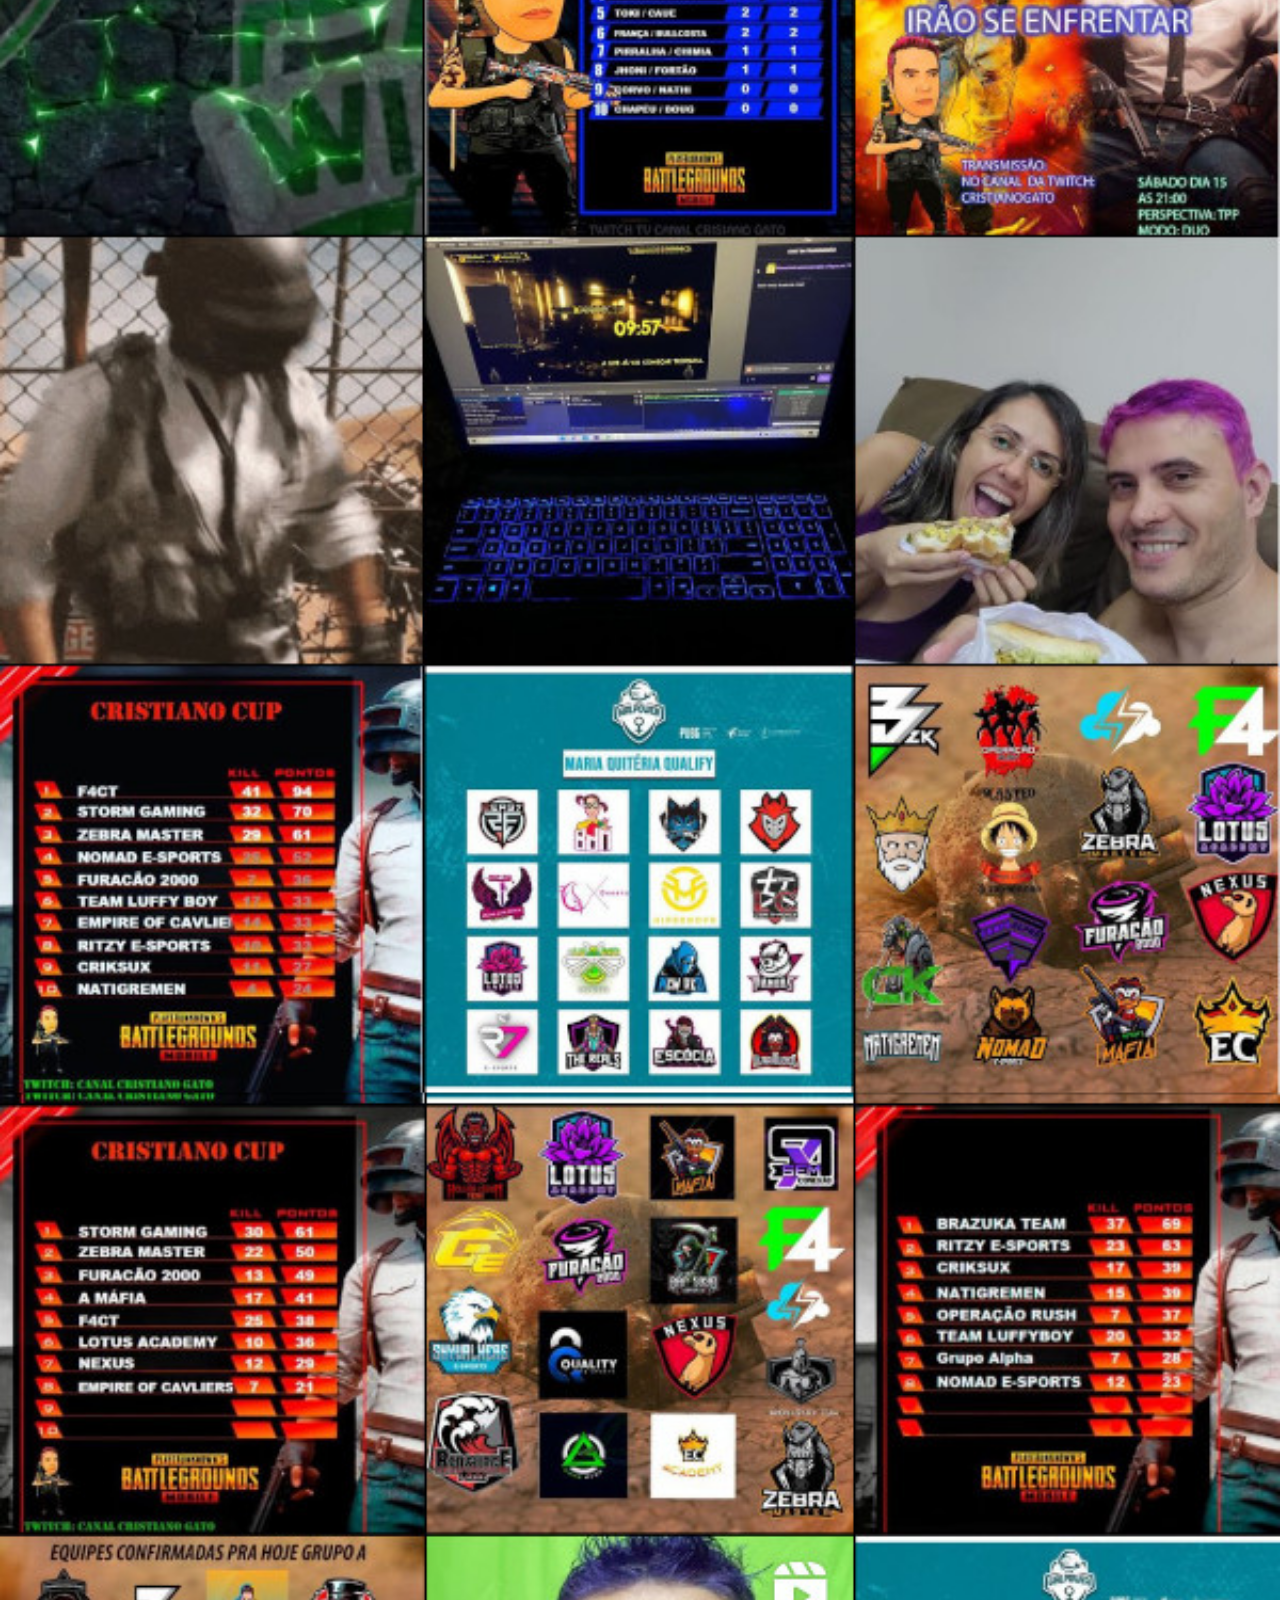
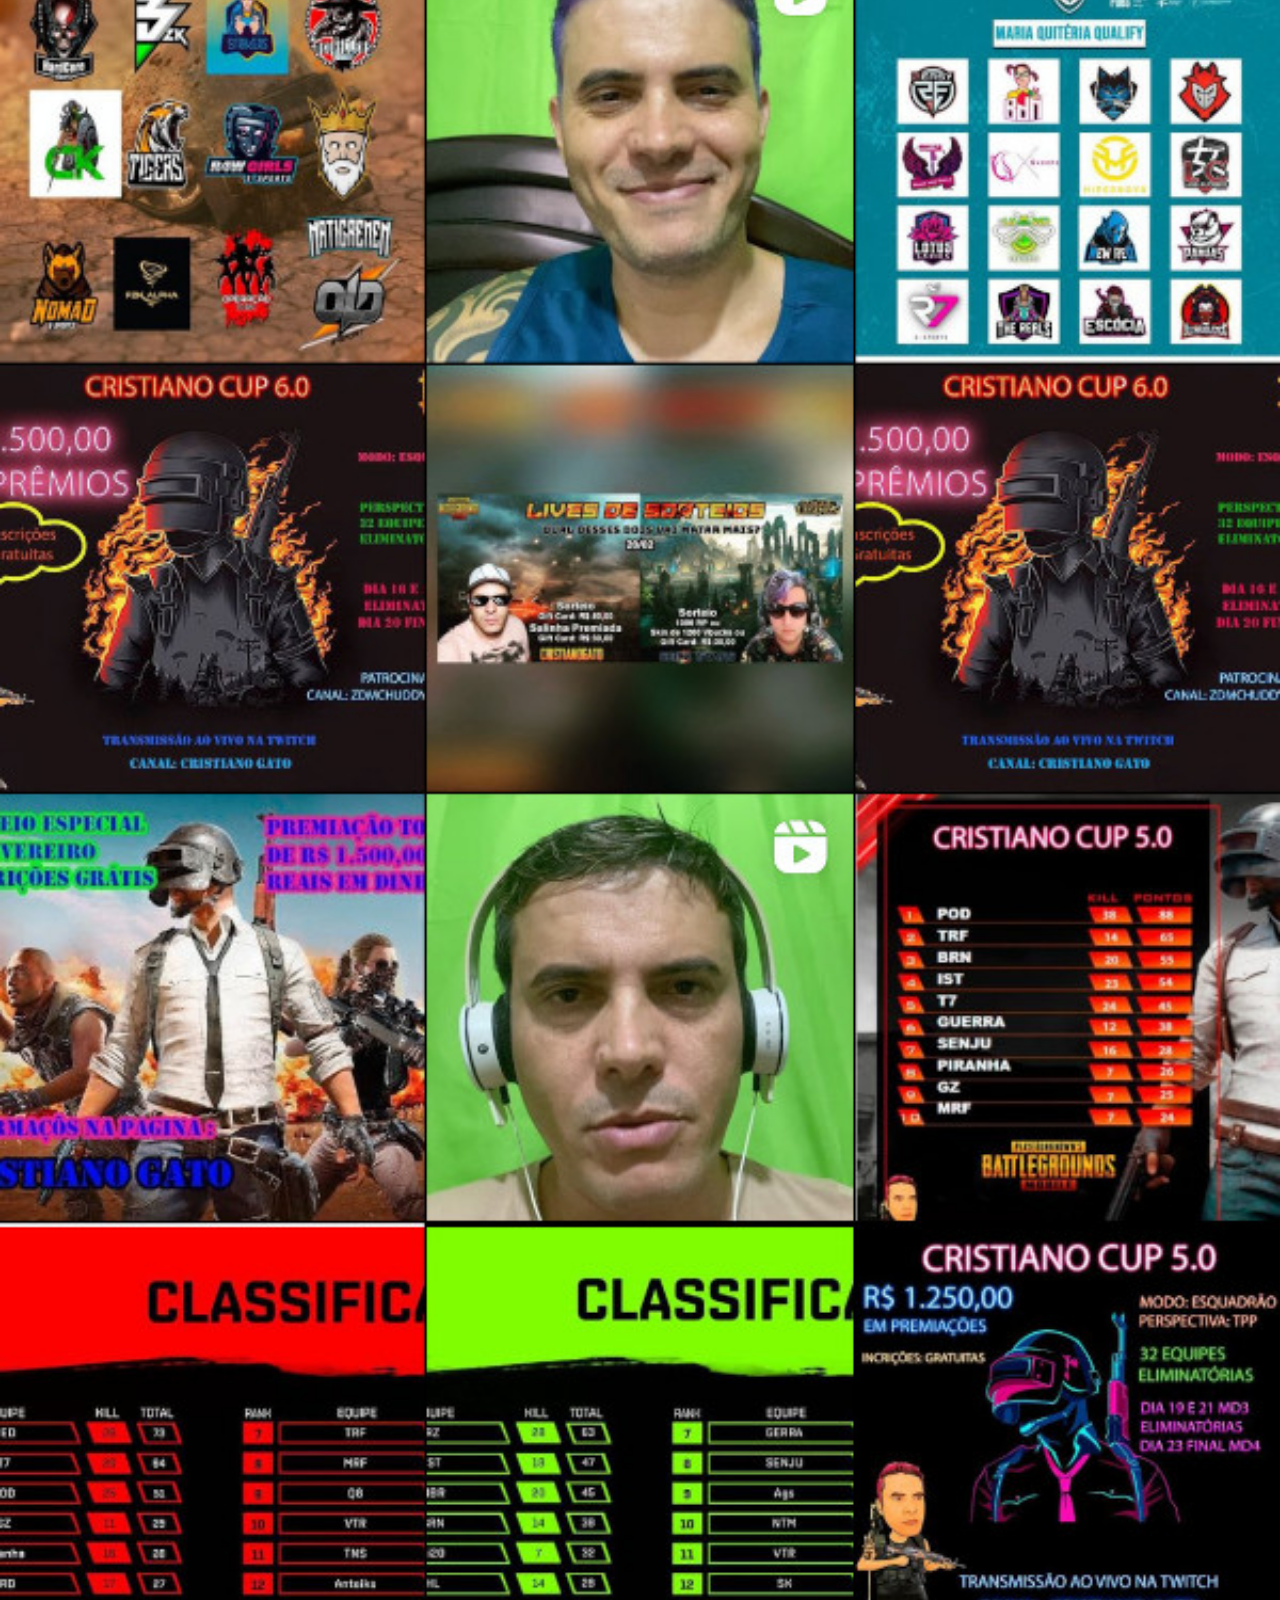
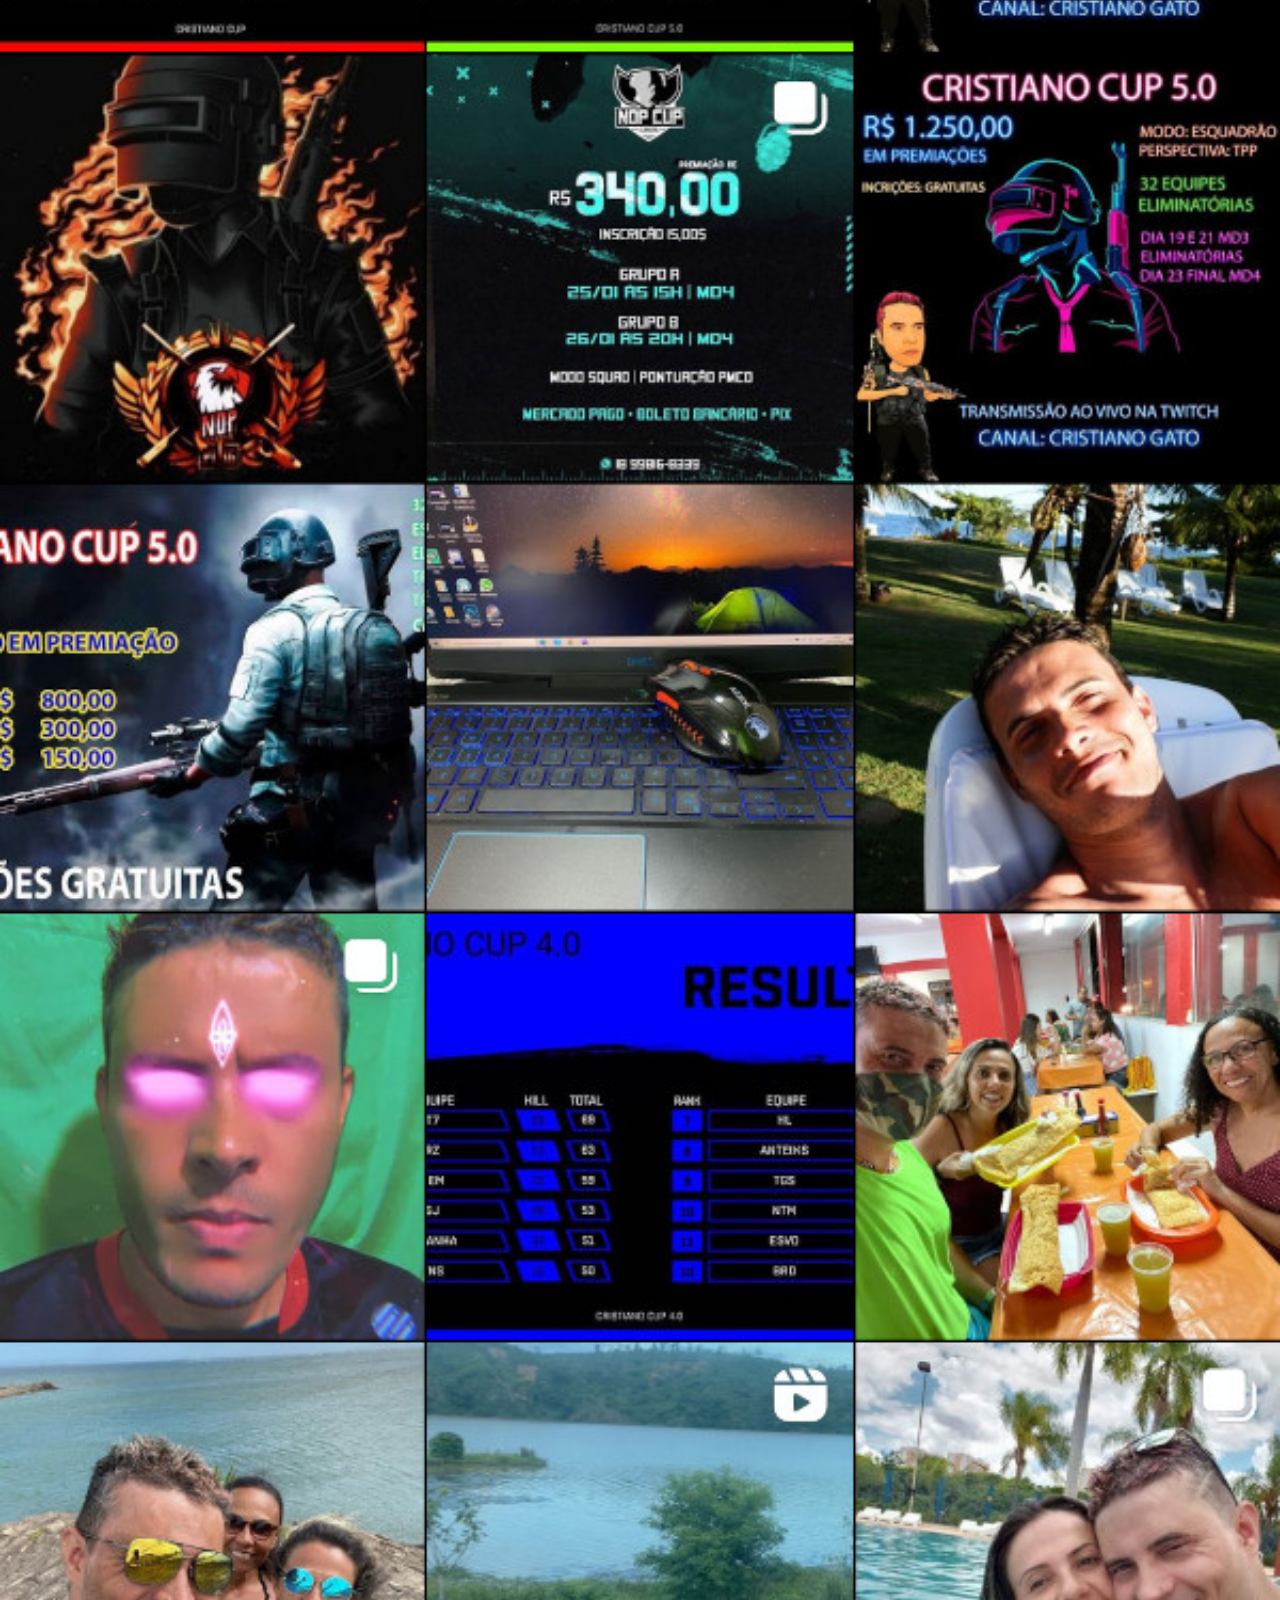
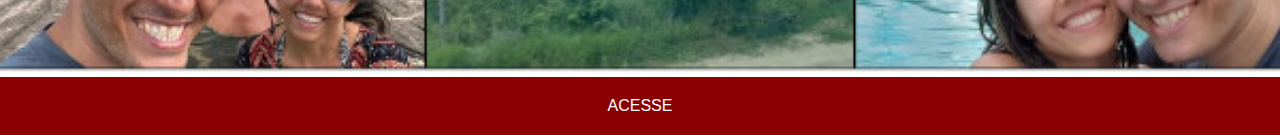
<file: instagram.html>
<!DOCTYPE html>
<html lang="pt-br">
<head>
    <meta charset="UTF-8">
    <meta http-equiv="X-UA-Compatible" content="IE=edge">
    <meta name="viewport" content="width=device-width, initial-scale=1.0">
    <title>Instagram</title>
    <link rel="stylesheet" href="stilos/social.css">
</head>
<body>
    <img src="imagens/tela-instagram.jpg" alt="Instagram">
    <a href="https://www.instagram.com/cristianolessaoficial/" target="_blank">ACESSE</a>
</body>
</html>
</file>
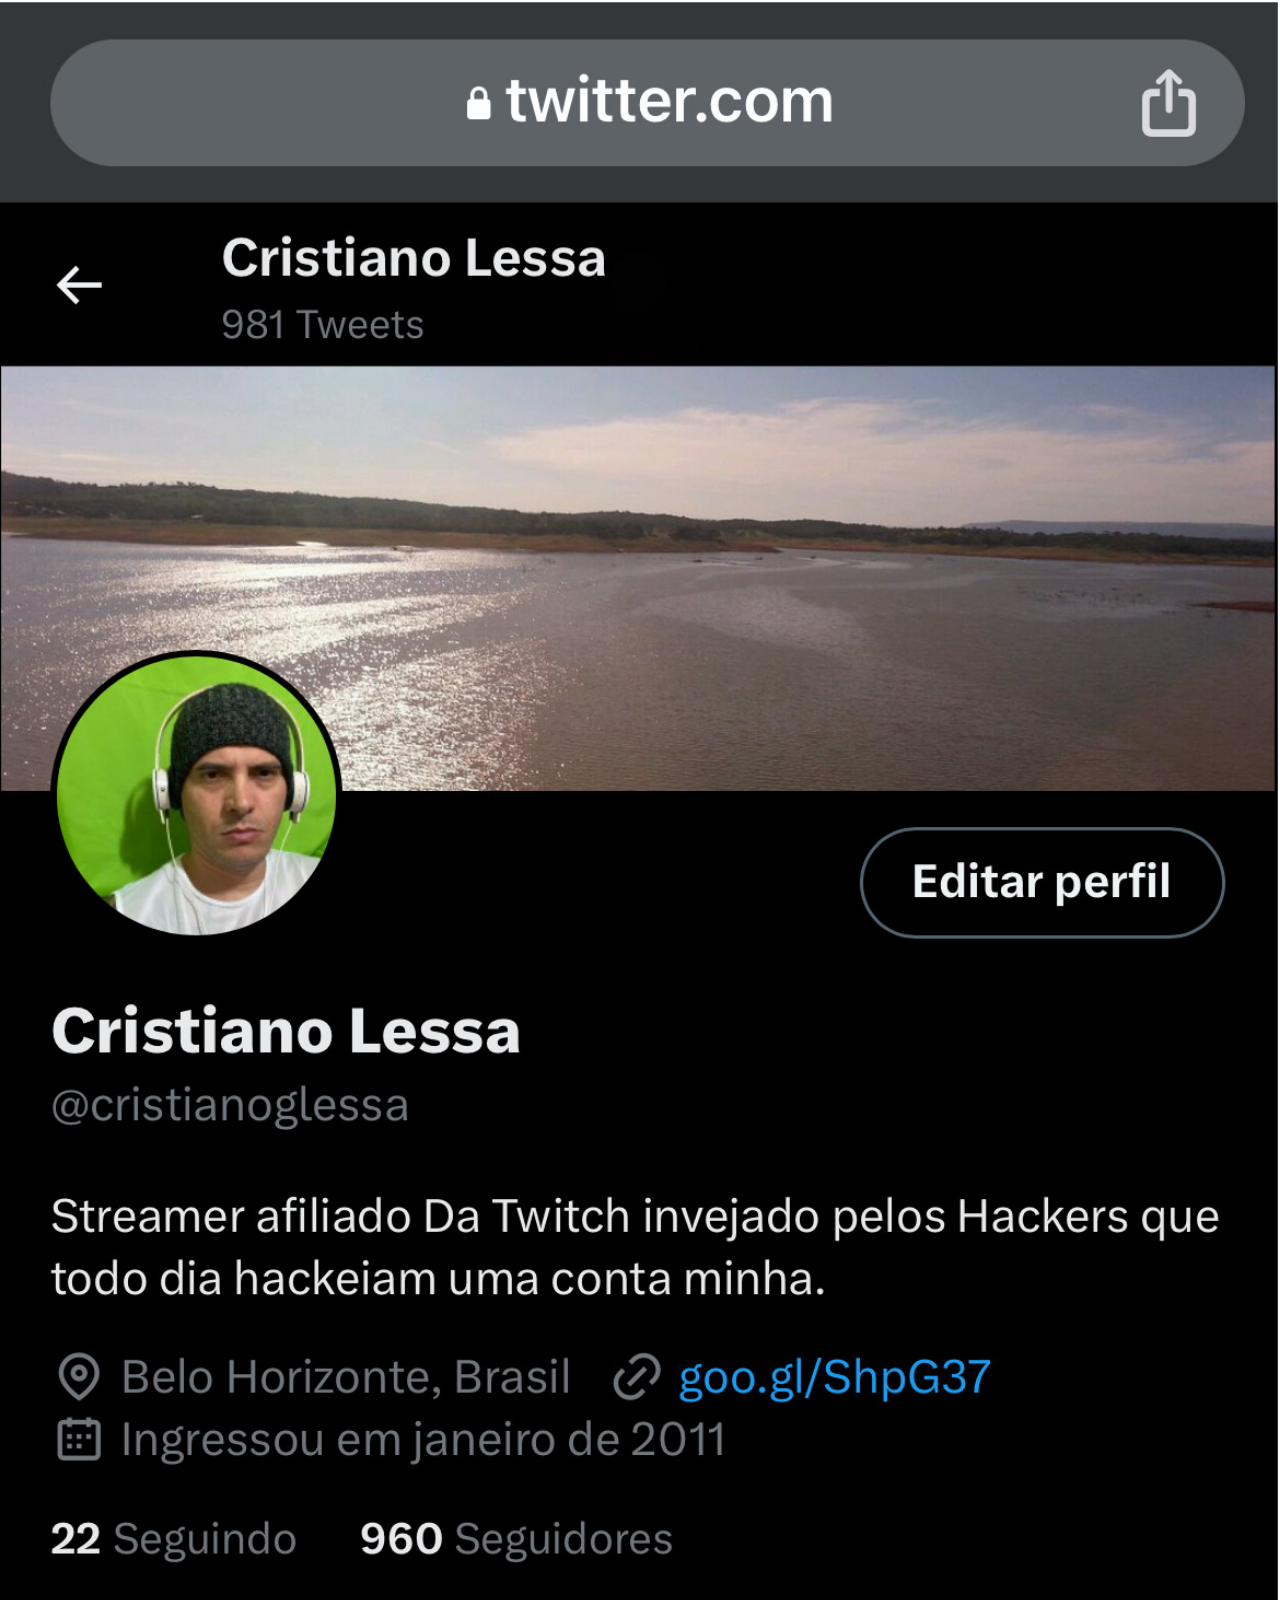
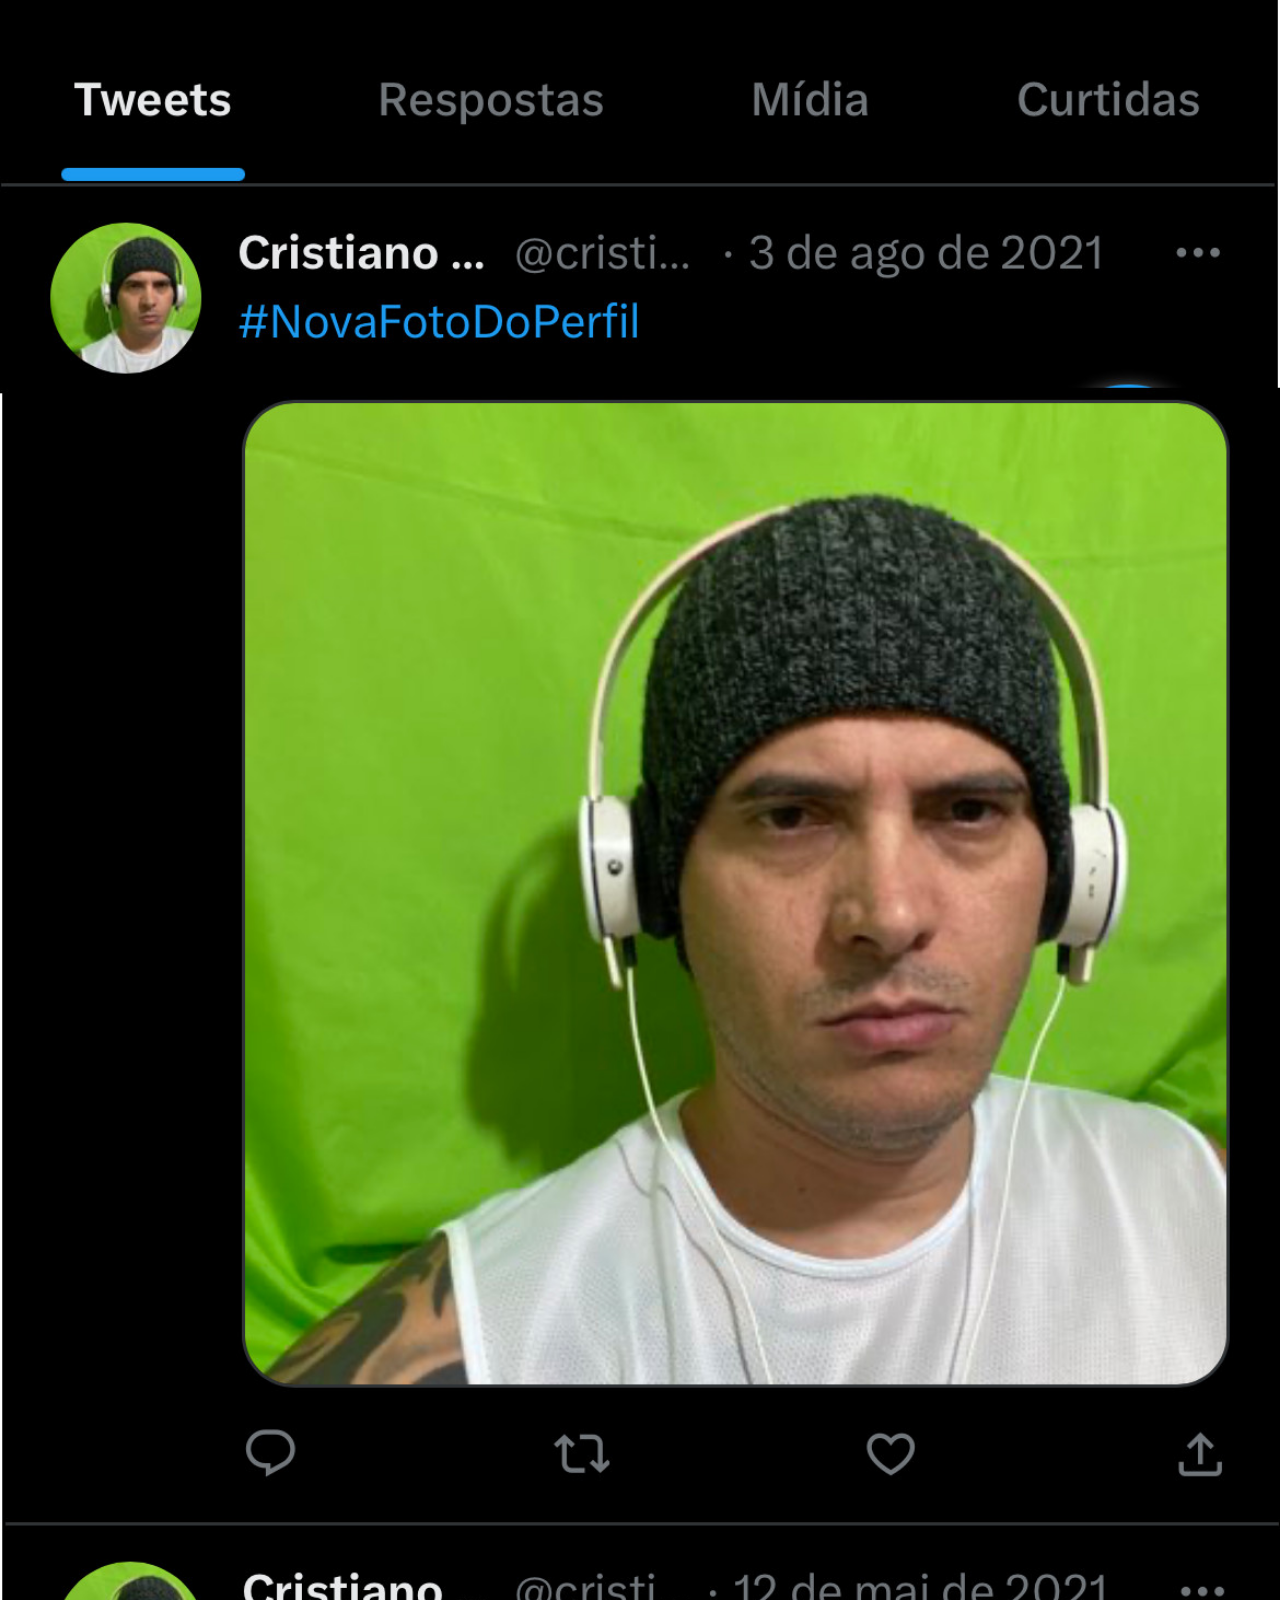
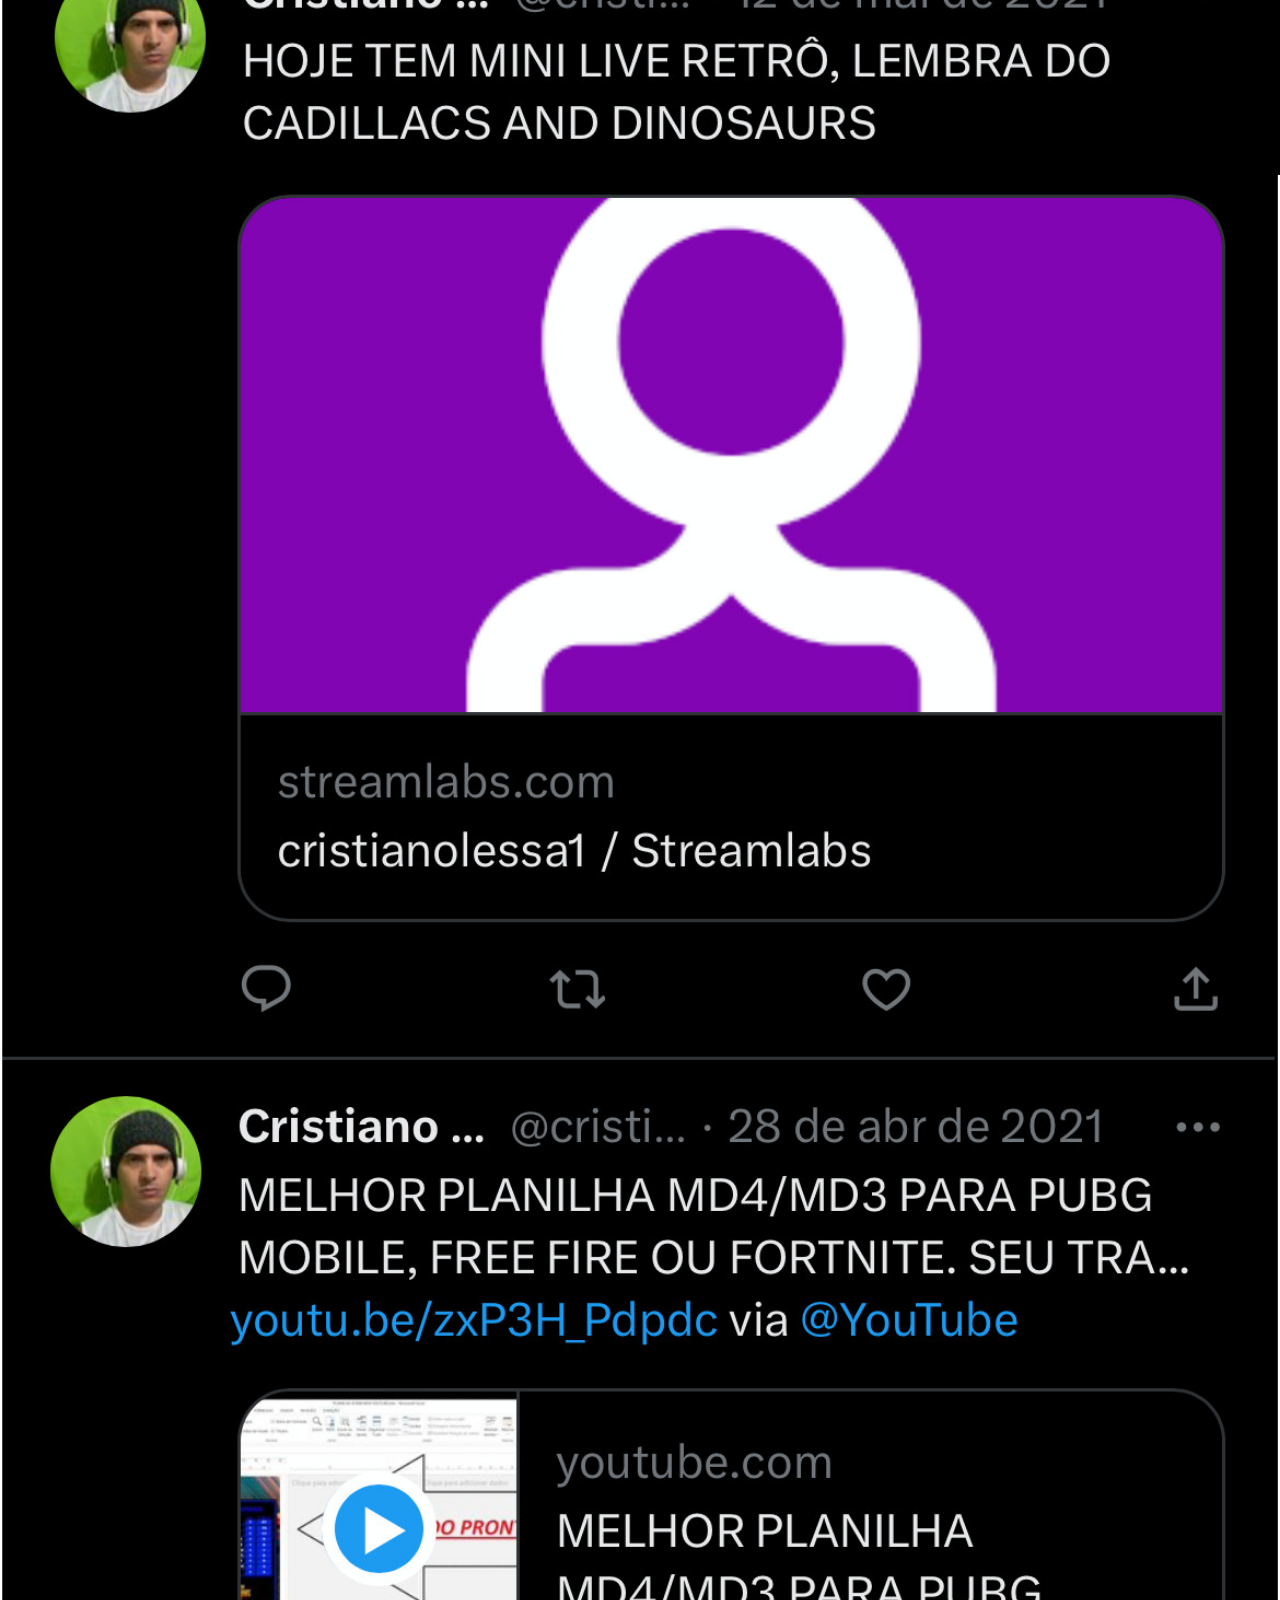
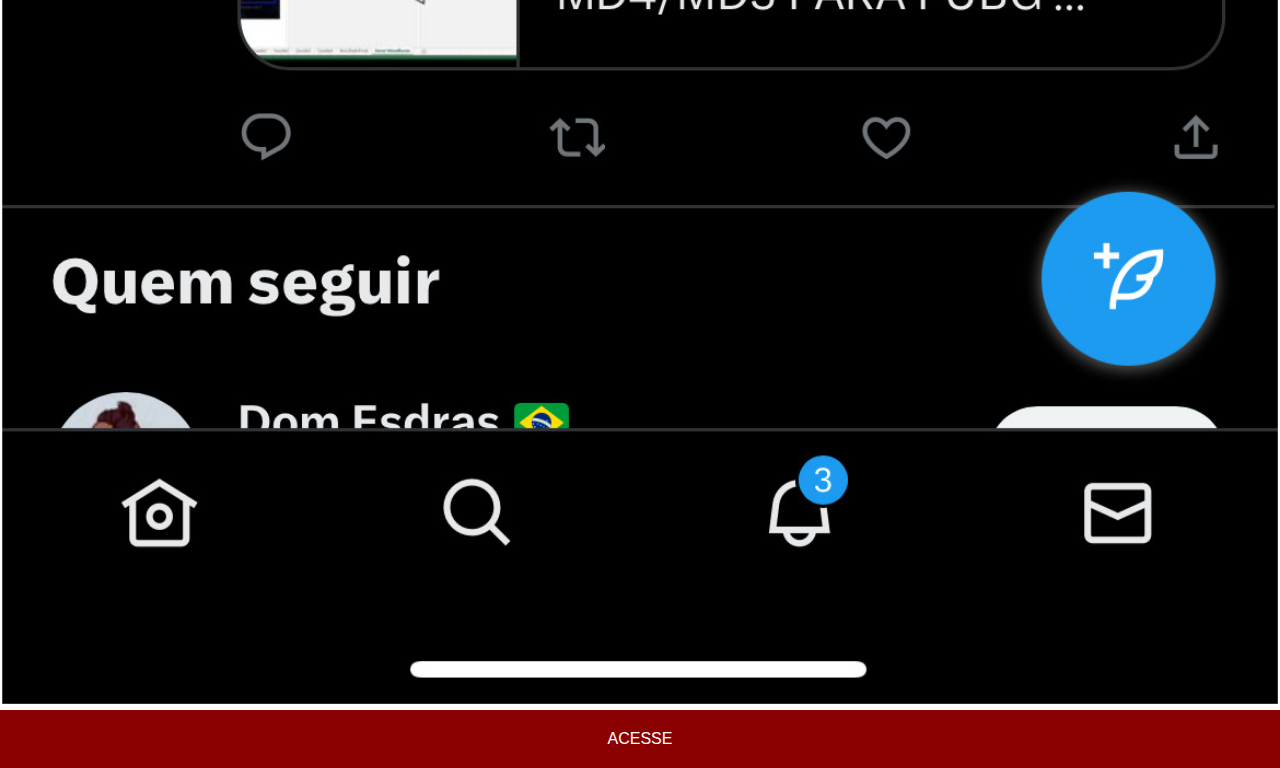
<file: twitter.html>
<!DOCTYPE html>
<html lang="pt-br">
<head>
    <meta charset="UTF-8">
    <meta http-equiv="X-UA-Compatible" content="IE=edge">
    <meta name="viewport" content="width=device-width, initial-scale=1.0">
    <title>Twitter</title>
    <link rel="stylesheet" href="stilos/social.css">
</head>
<body>
    <img src="imagens/tela-twitter.jpg" alt="Twiter">
    <a href="https://twitter.com/cristianoglessa" target="_blank">ACESSE</a>
</body>
</html>
</file>
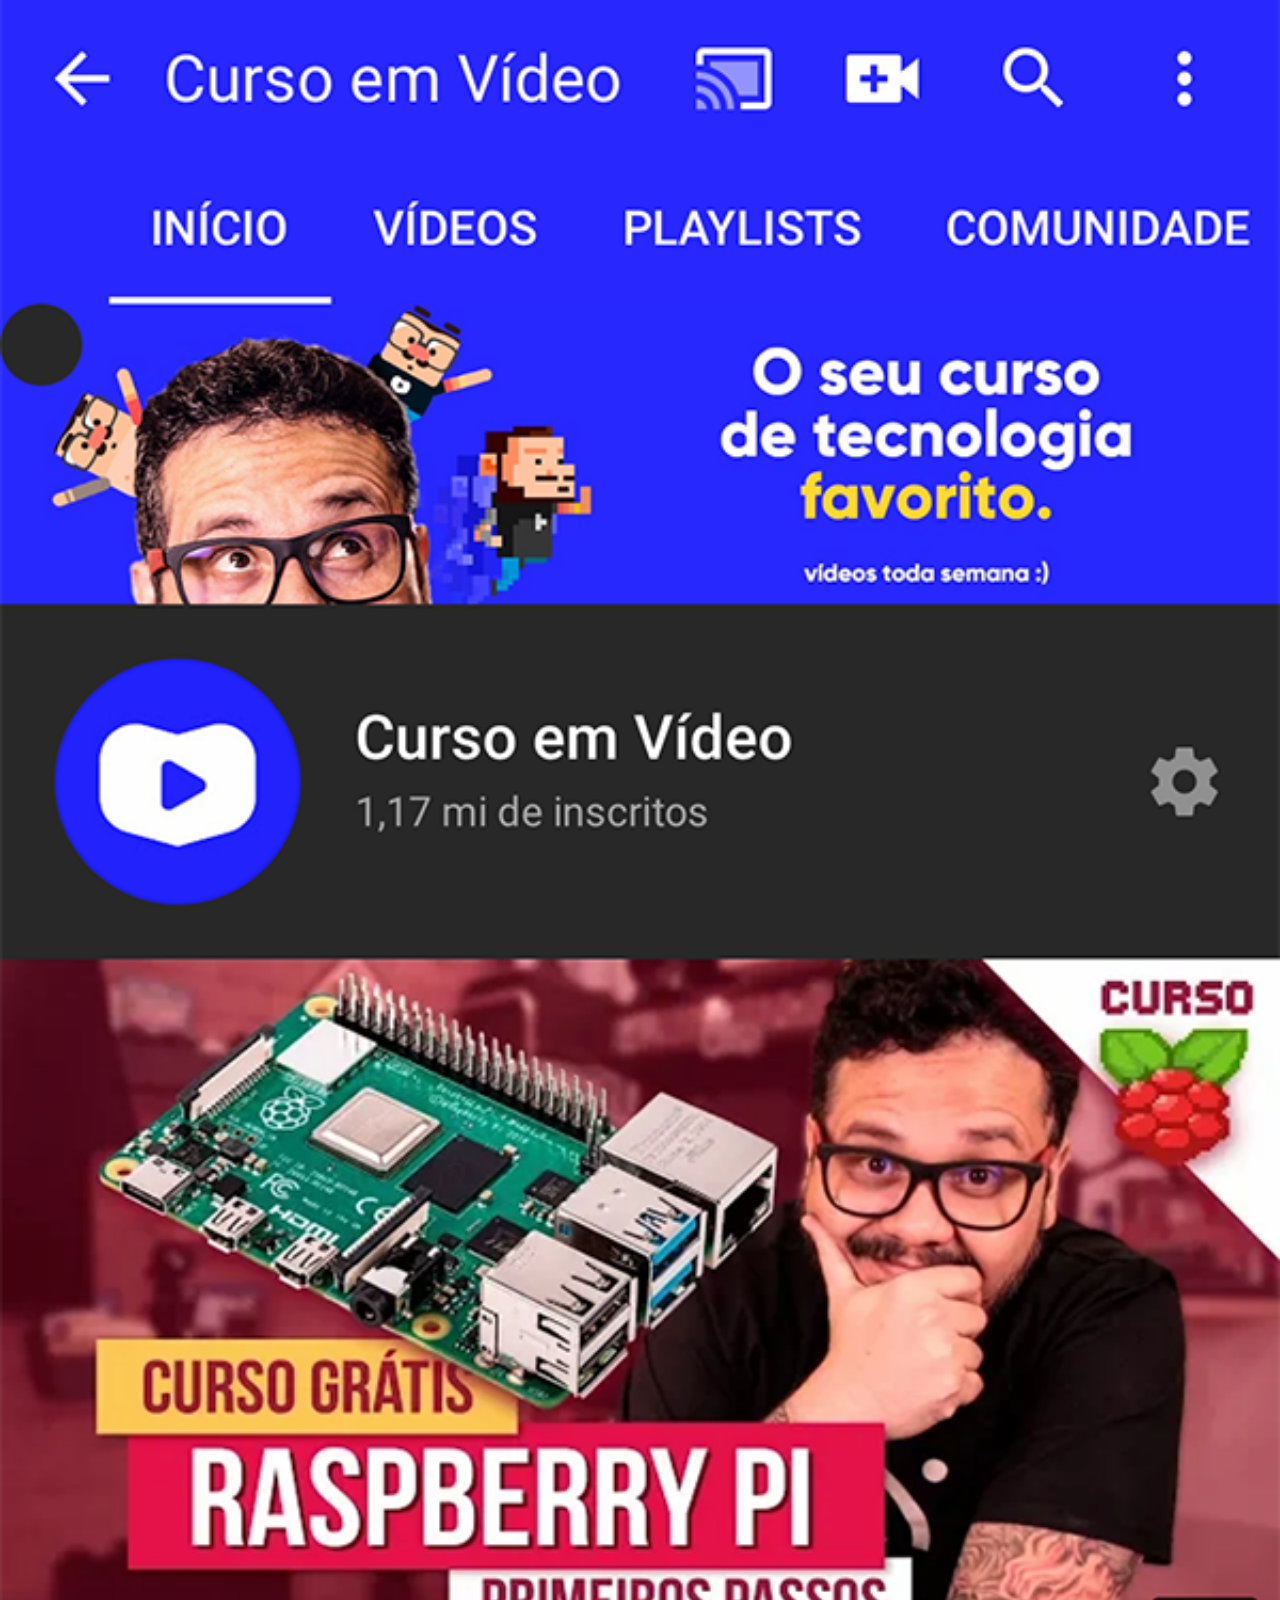
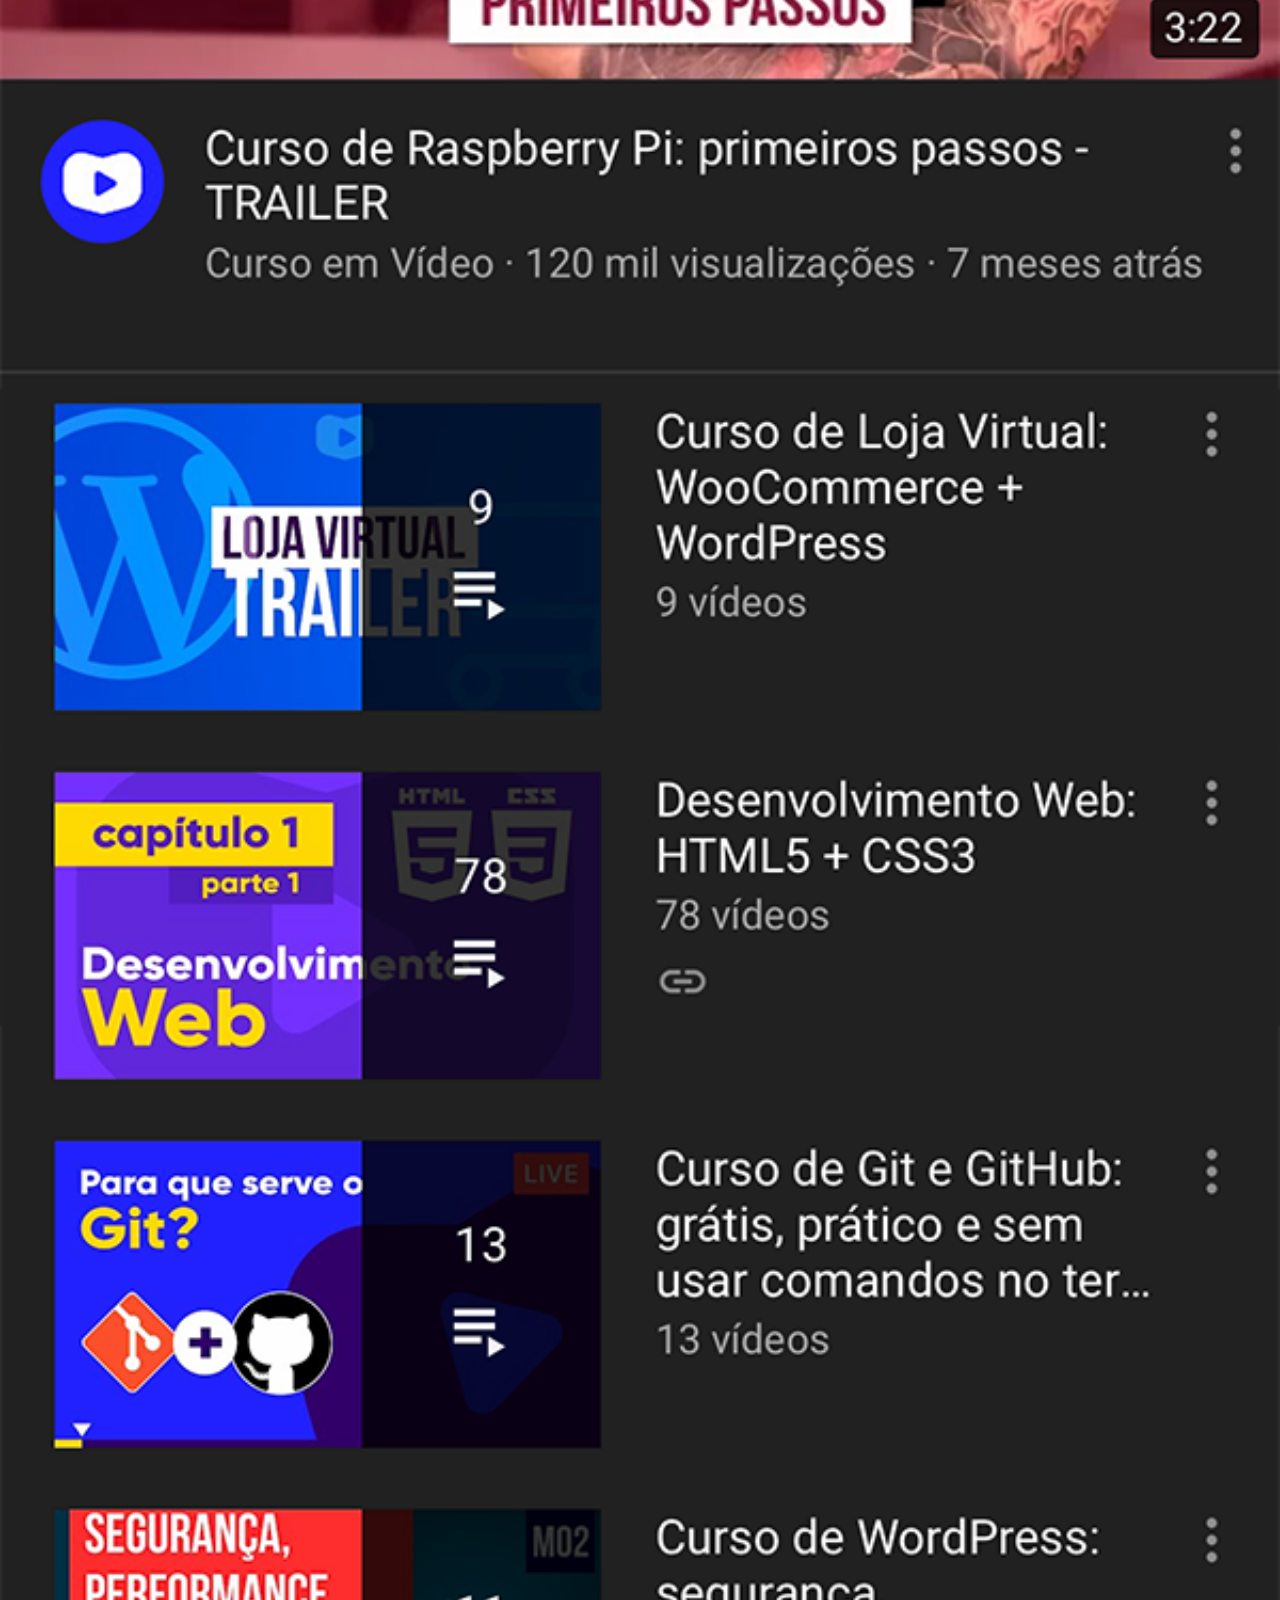
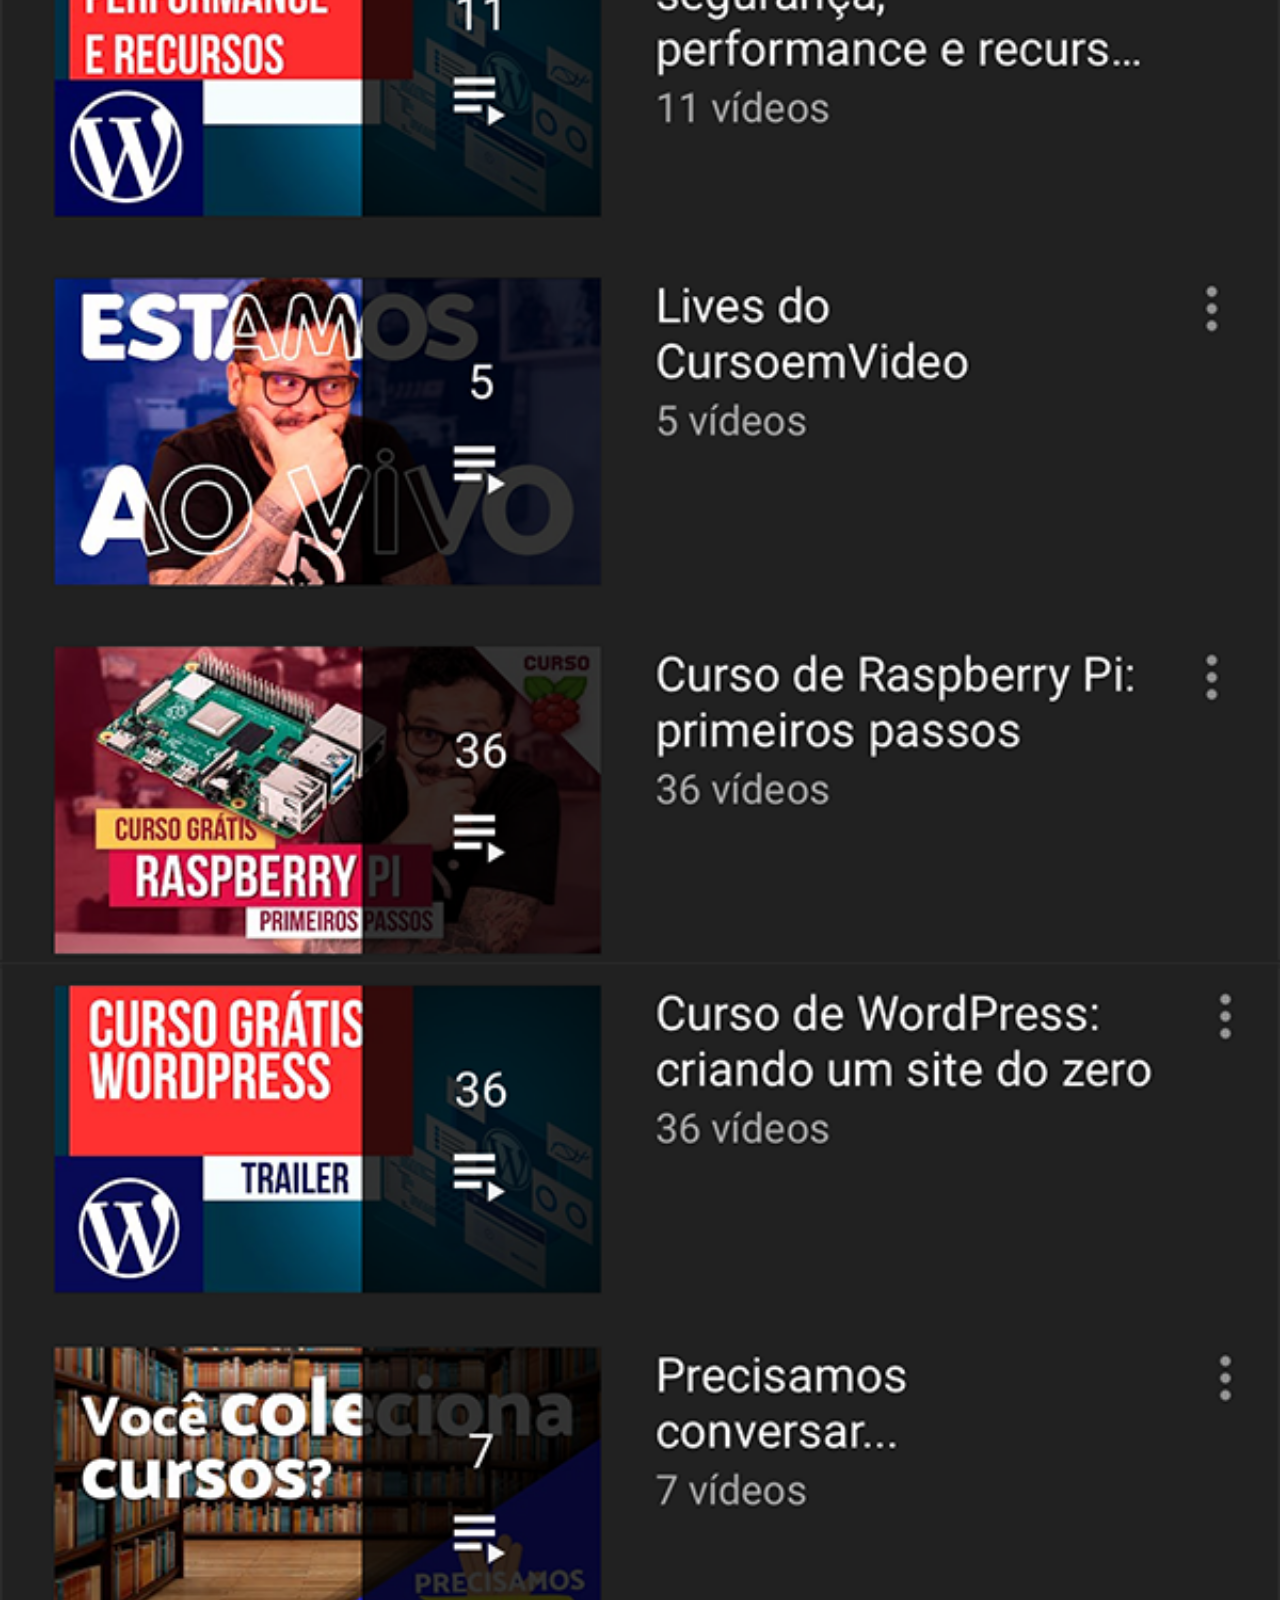
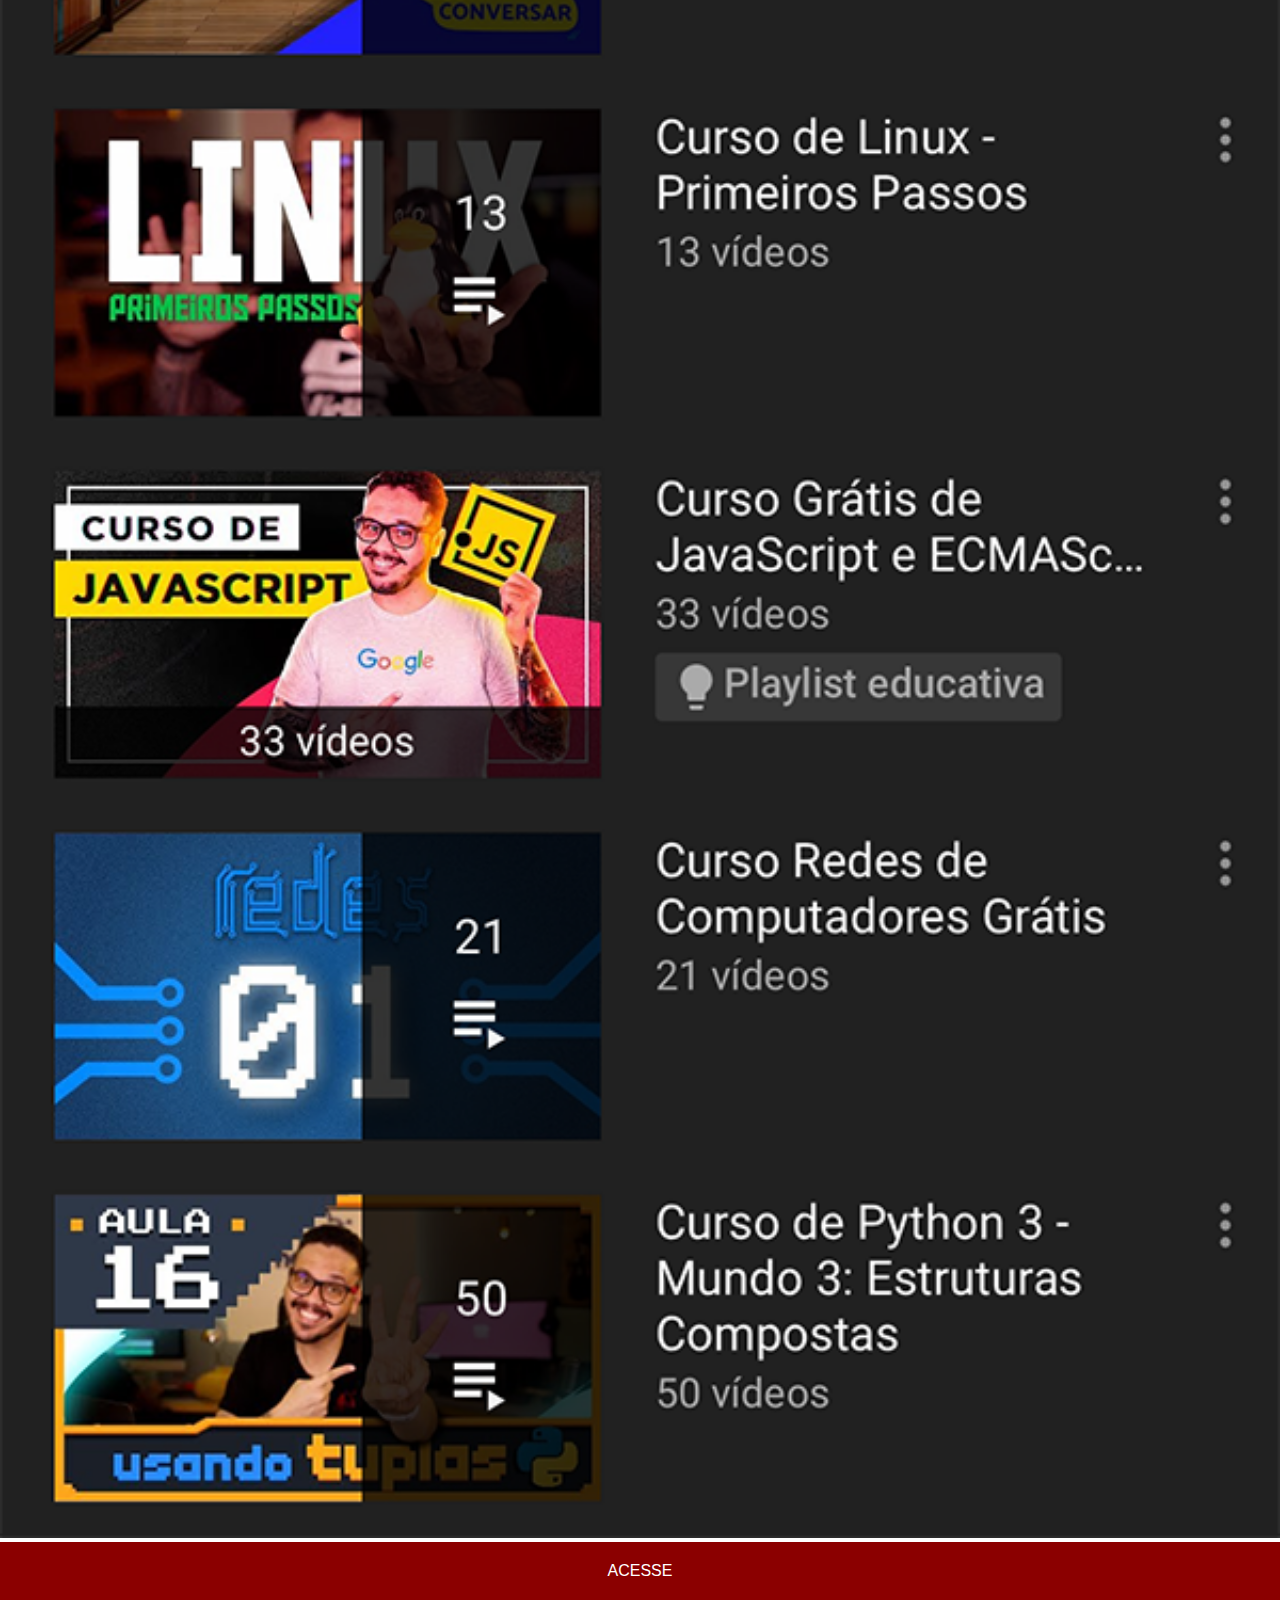
<file: youtube.html>
<!DOCTYPE html>
<html lang="pt-br">
<head>
    <meta charset="UTF-8">
    <meta http-equiv="X-UA-Compatible" content="IE=edge">
    <meta name="viewport" content="width=device-width, initial-scale=1.0">
    <title>Youtube</title>
    <link rel="stylesheet" href="stilos/social.css">
</head>
<body>
    <img src="imagens/tela-youtube.png" alt="youtube">
    <a href="https://www.youtube.com/@cristianoglessa/playlists" target="_blank">ACESSE</a>
</body>
</html>
</file>
<file: stilos/style.css>
@charset "UTF-8";

* {
    margin: 0px;
    padding: 0px;
    font-family: Arial, Helvetica, sans-serif;
}

html, body {
    height: 100vh;
    width: 100vw;
    background-color: black;
}

body {
    background: url('../imagens/fundo-madeira.jpg') no-repeat top center;
    background-size: cover;
    background-attachment: fixed;
}

main {
    position: relative;
    height: 100vh;
}
/*Para colocar objeto no meio da tela centralizado.*/
section#telefone { 
    position: absolute;
    top: 50%;
    left: 50%;
    transform: translate(-50%, -50%);
    height: 625px;
    width: 311px;
    background: url('../imagens/frame-iphone.png') no-repeat;
}

iframe#tela {
    position: relative;
    top: 80px;
    left: 22px;
    width: 267px;
    height: 471px;
}

section#redes-sociais {
    text-align: right;
}

section#redes-sociais img {
    width: 50px;
    margin: 10px;
    border-radius: 50%;
    box-shadow: 2px 2px 5px rgba(0, 0, 0, 0.561);
    box-sizing: border-box;
}

section#redes-sociais img:hover{
    border: 3px solid rgba(255, 255, 255, 0.773);
    transform: translate(-3px, -3px);
    box-shadow: 5px 5px 10px rgba(0, 0, 0, 0.669);
    transition: transform 0.3s, border 1s;
}
</file>
<file: stilos/social.css>
@charset "UTF-8";

* {
    margin: 0px;
    padding: 0px;
    font-family: Arial, Helvetica, sans-serif;
}

::-webkit-scrollbar {
    width: 0px;
    height: 0px;
}

img {
    width: 100vw;
}

a {
    display: block;
    background-color: darkred;
    color: white;
    padding: 20px;
    text-align: center;
    font-weight: colder;
    text-decoration: none;
}

a:hover {
    background-color: red;
}
</file>
